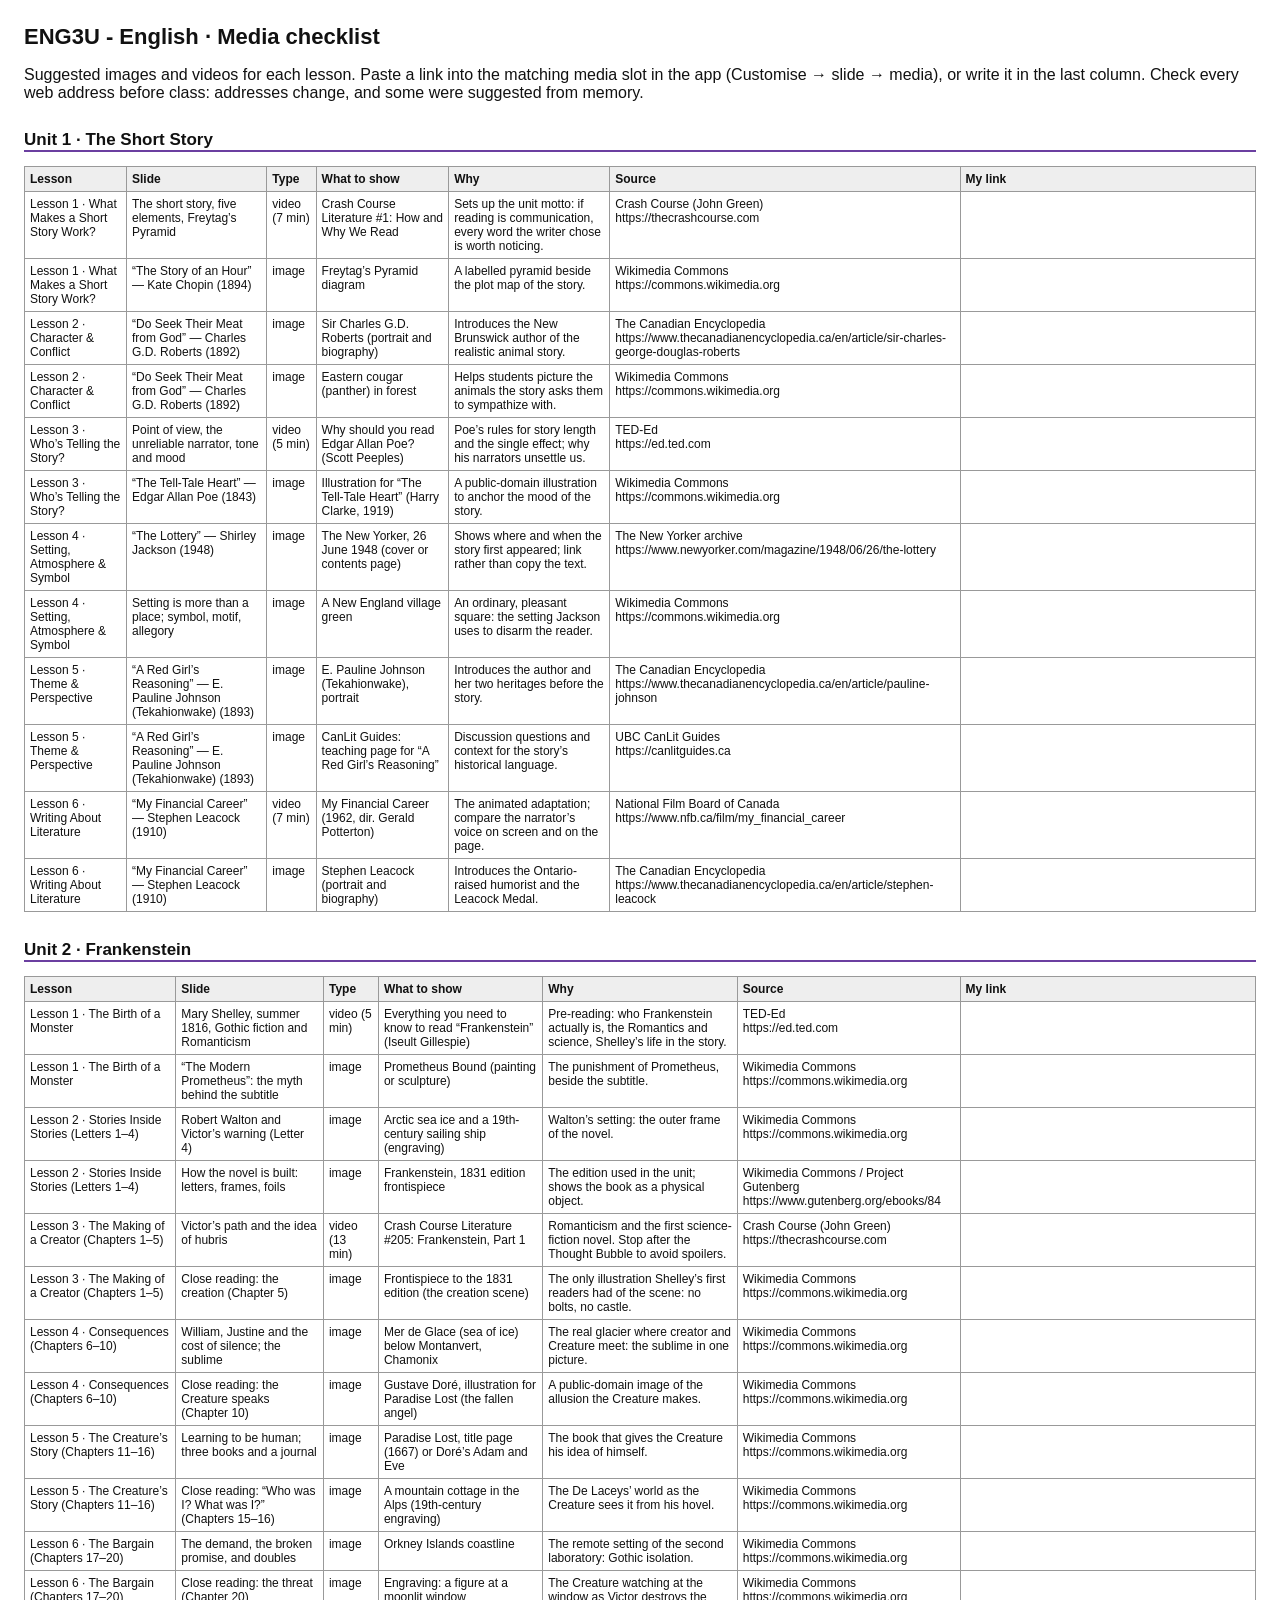
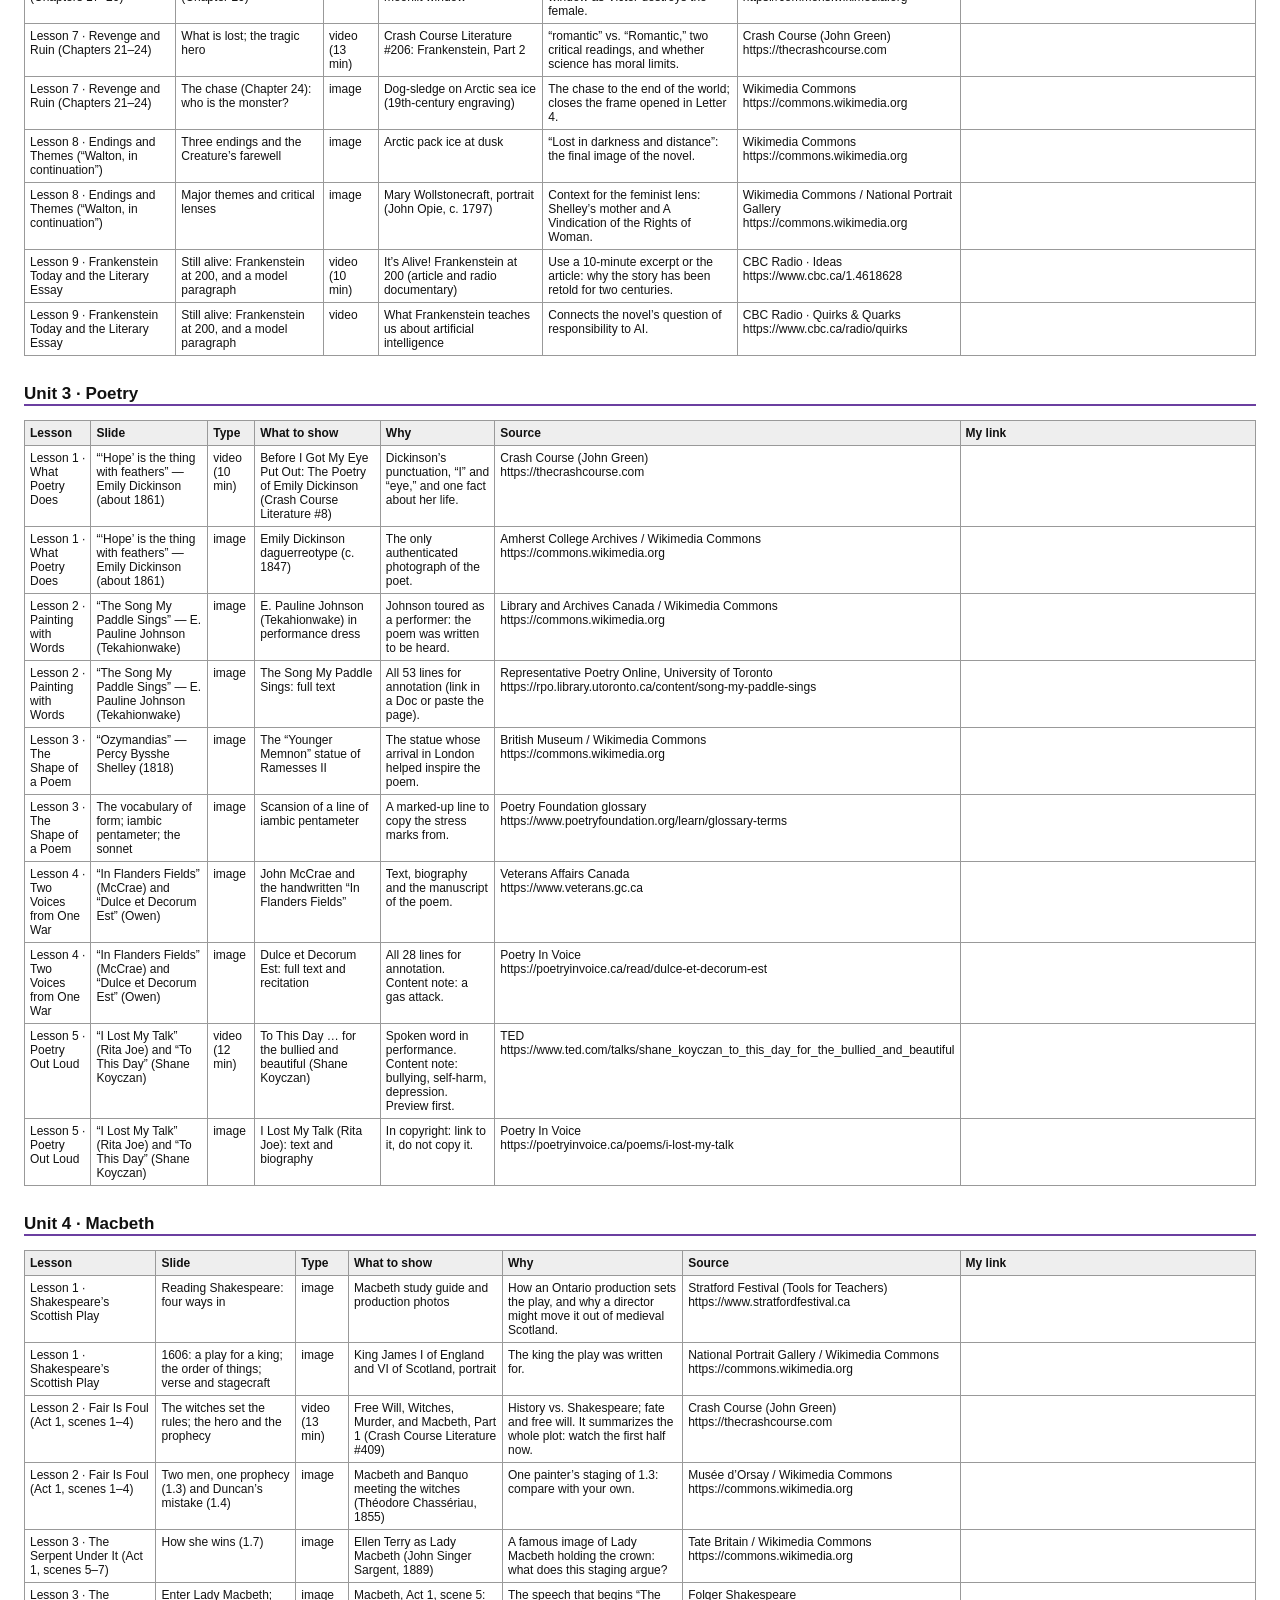
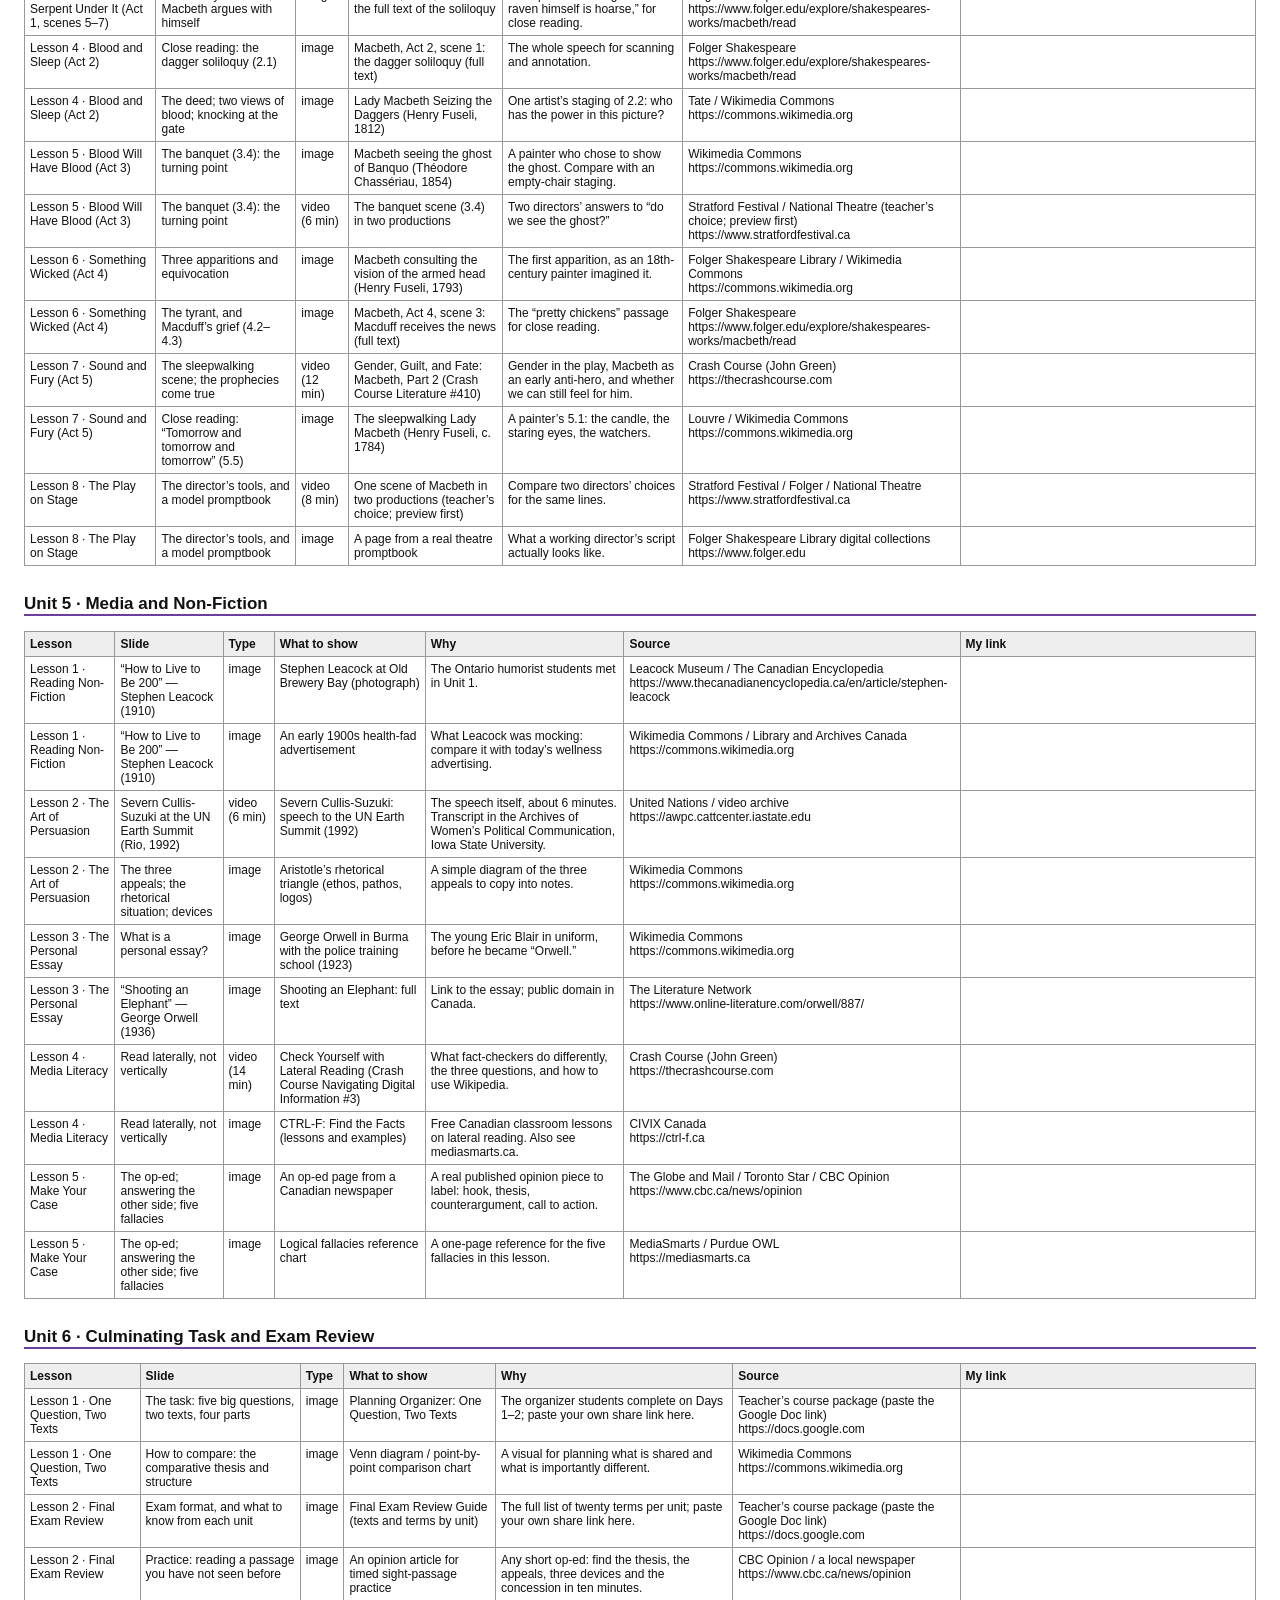
<file: media-guide-eng3u.html>
<!DOCTYPE html><html lang="en"><head><meta charset="utf-8"><title>ENG3U - English · Media checklist</title><style>body{font-family:Arial,Helvetica,sans-serif;margin:24px;color:#111}h1{font-size:22px}h2{font-size:17px;margin-top:28px;border-bottom:2px solid #6b3fa0}table{border-collapse:collapse;width:100%;font-size:12px}th,td{border:1px solid #999;padding:5px;vertical-align:top;text-align:left}th{background:#eee}td.link{width:24%}@media print{h2{page-break-before:auto}tr{page-break-inside:avoid}}</style></head><body><h1>ENG3U - English · Media checklist</h1><p>Suggested images and videos for each lesson. Paste a link into the matching media slot in the app (Customise → slide → media), or write it in the last column. Check every web address before class: addresses change, and some were suggested from memory.</p><h2>Unit 1 · The Short Story</h2><table><tr><th>Lesson</th><th>Slide</th><th>Type</th><th>What to show</th><th>Why</th><th>Source</th><th>My link</th></tr><tr><td>Lesson 1 · What Makes a Short Story Work?</td><td>The short story, five elements, Freytag’s Pyramid</td><td>video (7 min)</td><td>Crash Course Literature #1: How and Why We Read</td><td>Sets up the unit motto: if reading is communication, every word the writer chose is worth noticing.</td><td>Crash Course (John Green)<br>https://thecrashcourse.com</td><td class="link"></td></tr><tr><td>Lesson 1 · What Makes a Short Story Work?</td><td>“The Story of an Hour” — Kate Chopin (1894)</td><td>image</td><td>Freytag’s Pyramid diagram</td><td>A labelled pyramid beside the plot map of the story.</td><td>Wikimedia Commons<br>https://commons.wikimedia.org</td><td class="link"></td></tr><tr><td>Lesson 2 · Character &amp; Conflict</td><td>“Do Seek Their Meat from God” — Charles G.D. Roberts (1892)</td><td>image</td><td>Sir Charles G.D. Roberts (portrait and biography)</td><td>Introduces the New Brunswick author of the realistic animal story.</td><td>The Canadian Encyclopedia<br>https://www.thecanadianencyclopedia.ca/en/article/sir-charles-george-douglas-roberts</td><td class="link"></td></tr><tr><td>Lesson 2 · Character &amp; Conflict</td><td>“Do Seek Their Meat from God” — Charles G.D. Roberts (1892)</td><td>image</td><td>Eastern cougar (panther) in forest</td><td>Helps students picture the animals the story asks them to sympathize with.</td><td>Wikimedia Commons<br>https://commons.wikimedia.org</td><td class="link"></td></tr><tr><td>Lesson 3 · Who’s Telling the Story?</td><td>Point of view, the unreliable narrator, tone and mood</td><td>video (5 min)</td><td>Why should you read Edgar Allan Poe? (Scott Peeples)</td><td>Poe’s rules for story length and the single effect; why his narrators unsettle us.</td><td>TED-Ed<br>https://ed.ted.com</td><td class="link"></td></tr><tr><td>Lesson 3 · Who’s Telling the Story?</td><td>“The Tell-Tale Heart” — Edgar Allan Poe (1843)</td><td>image</td><td>Illustration for “The Tell-Tale Heart” (Harry Clarke, 1919)</td><td>A public-domain illustration to anchor the mood of the story.</td><td>Wikimedia Commons<br>https://commons.wikimedia.org</td><td class="link"></td></tr><tr><td>Lesson 4 · Setting, Atmosphere &amp; Symbol</td><td>“The Lottery” — Shirley Jackson (1948)</td><td>image</td><td>The New Yorker, 26 June 1948 (cover or contents page)</td><td>Shows where and when the story first appeared; link rather than copy the text.</td><td>The New Yorker archive<br>https://www.newyorker.com/magazine/1948/06/26/the-lottery</td><td class="link"></td></tr><tr><td>Lesson 4 · Setting, Atmosphere &amp; Symbol</td><td>Setting is more than a place; symbol, motif, allegory</td><td>image</td><td>A New England village green</td><td>An ordinary, pleasant square: the setting Jackson uses to disarm the reader.</td><td>Wikimedia Commons<br>https://commons.wikimedia.org</td><td class="link"></td></tr><tr><td>Lesson 5 · Theme &amp; Perspective</td><td>“A Red Girl’s Reasoning” — E. Pauline Johnson (Tekahionwake) (1893)</td><td>image</td><td>E. Pauline Johnson (Tekahionwake), portrait</td><td>Introduces the author and her two heritages before the story.</td><td>The Canadian Encyclopedia<br>https://www.thecanadianencyclopedia.ca/en/article/pauline-johnson</td><td class="link"></td></tr><tr><td>Lesson 5 · Theme &amp; Perspective</td><td>“A Red Girl’s Reasoning” — E. Pauline Johnson (Tekahionwake) (1893)</td><td>image</td><td>CanLit Guides: teaching page for “A Red Girl’s Reasoning”</td><td>Discussion questions and context for the story’s historical language.</td><td>UBC CanLit Guides<br>https://canlitguides.ca</td><td class="link"></td></tr><tr><td>Lesson 6 · Writing About Literature</td><td>“My Financial Career” — Stephen Leacock (1910)</td><td>video (7 min)</td><td>My Financial Career (1962, dir. Gerald Potterton)</td><td>The animated adaptation; compare the narrator’s voice on screen and on the page.</td><td>National Film Board of Canada<br>https://www.nfb.ca/film/my_financial_career</td><td class="link"></td></tr><tr><td>Lesson 6 · Writing About Literature</td><td>“My Financial Career” — Stephen Leacock (1910)</td><td>image</td><td>Stephen Leacock (portrait and biography)</td><td>Introduces the Ontario-raised humorist and the Leacock Medal.</td><td>The Canadian Encyclopedia<br>https://www.thecanadianencyclopedia.ca/en/article/stephen-leacock</td><td class="link"></td></tr></table><h2>Unit 2 · Frankenstein</h2><table><tr><th>Lesson</th><th>Slide</th><th>Type</th><th>What to show</th><th>Why</th><th>Source</th><th>My link</th></tr><tr><td>Lesson 1 · The Birth of a Monster</td><td>Mary Shelley, summer 1816, Gothic fiction and Romanticism</td><td>video (5 min)</td><td>Everything you need to know to read “Frankenstein” (Iseult Gillespie)</td><td>Pre-reading: who Frankenstein actually is, the Romantics and science, Shelley’s life in the story.</td><td>TED-Ed<br>https://ed.ted.com</td><td class="link"></td></tr><tr><td>Lesson 1 · The Birth of a Monster</td><td>“The Modern Prometheus”: the myth behind the subtitle</td><td>image</td><td>Prometheus Bound (painting or sculpture)</td><td>The punishment of Prometheus, beside the subtitle.</td><td>Wikimedia Commons<br>https://commons.wikimedia.org</td><td class="link"></td></tr><tr><td>Lesson 2 · Stories Inside Stories (Letters 1–4)</td><td>Robert Walton and Victor’s warning (Letter 4)</td><td>image</td><td>Arctic sea ice and a 19th-century sailing ship (engraving)</td><td>Walton’s setting: the outer frame of the novel.</td><td>Wikimedia Commons<br>https://commons.wikimedia.org</td><td class="link"></td></tr><tr><td>Lesson 2 · Stories Inside Stories (Letters 1–4)</td><td>How the novel is built: letters, frames, foils</td><td>image</td><td>Frankenstein, 1831 edition frontispiece</td><td>The edition used in the unit; shows the book as a physical object.</td><td>Wikimedia Commons / Project Gutenberg<br>https://www.gutenberg.org/ebooks/84</td><td class="link"></td></tr><tr><td>Lesson 3 · The Making of a Creator (Chapters 1–5)</td><td>Victor’s path and the idea of hubris</td><td>video (13 min)</td><td>Crash Course Literature #205: Frankenstein, Part 1</td><td>Romanticism and the first science-fiction novel. Stop after the Thought Bubble to avoid spoilers.</td><td>Crash Course (John Green)<br>https://thecrashcourse.com</td><td class="link"></td></tr><tr><td>Lesson 3 · The Making of a Creator (Chapters 1–5)</td><td>Close reading: the creation (Chapter 5)</td><td>image</td><td>Frontispiece to the 1831 edition (the creation scene)</td><td>The only illustration Shelley’s first readers had of the scene: no bolts, no castle.</td><td>Wikimedia Commons<br>https://commons.wikimedia.org</td><td class="link"></td></tr><tr><td>Lesson 4 · Consequences (Chapters 6–10)</td><td>William, Justine and the cost of silence; the sublime</td><td>image</td><td>Mer de Glace (sea of ice) below Montanvert, Chamonix</td><td>The real glacier where creator and Creature meet: the sublime in one picture.</td><td>Wikimedia Commons<br>https://commons.wikimedia.org</td><td class="link"></td></tr><tr><td>Lesson 4 · Consequences (Chapters 6–10)</td><td>Close reading: the Creature speaks (Chapter 10)</td><td>image</td><td>Gustave Doré, illustration for Paradise Lost (the fallen angel)</td><td>A public-domain image of the allusion the Creature makes.</td><td>Wikimedia Commons<br>https://commons.wikimedia.org</td><td class="link"></td></tr><tr><td>Lesson 5 · The Creature’s Story (Chapters 11–16)</td><td>Learning to be human; three books and a journal</td><td>image</td><td>Paradise Lost, title page (1667) or Doré’s Adam and Eve</td><td>The book that gives the Creature his idea of himself.</td><td>Wikimedia Commons<br>https://commons.wikimedia.org</td><td class="link"></td></tr><tr><td>Lesson 5 · The Creature’s Story (Chapters 11–16)</td><td>Close reading: “Who was I? What was I?” (Chapters 15–16)</td><td>image</td><td>A mountain cottage in the Alps (19th-century engraving)</td><td>The De Laceys’ world as the Creature sees it from his hovel.</td><td>Wikimedia Commons<br>https://commons.wikimedia.org</td><td class="link"></td></tr><tr><td>Lesson 6 · The Bargain (Chapters 17–20)</td><td>The demand, the broken promise, and doubles</td><td>image</td><td>Orkney Islands coastline</td><td>The remote setting of the second laboratory: Gothic isolation.</td><td>Wikimedia Commons<br>https://commons.wikimedia.org</td><td class="link"></td></tr><tr><td>Lesson 6 · The Bargain (Chapters 17–20)</td><td>Close reading: the threat (Chapter 20)</td><td>image</td><td>Engraving: a figure at a moonlit window</td><td>The Creature watching at the window as Victor destroys the female.</td><td>Wikimedia Commons<br>https://commons.wikimedia.org</td><td class="link"></td></tr><tr><td>Lesson 7 · Revenge and Ruin (Chapters 21–24)</td><td>What is lost; the tragic hero</td><td>video (13 min)</td><td>Crash Course Literature #206: Frankenstein, Part 2</td><td>“romantic” vs. “Romantic,” two critical readings, and whether science has moral limits.</td><td>Crash Course (John Green)<br>https://thecrashcourse.com</td><td class="link"></td></tr><tr><td>Lesson 7 · Revenge and Ruin (Chapters 21–24)</td><td>The chase (Chapter 24): who is the monster?</td><td>image</td><td>Dog-sledge on Arctic sea ice (19th-century engraving)</td><td>The chase to the end of the world; closes the frame opened in Letter 4.</td><td>Wikimedia Commons<br>https://commons.wikimedia.org</td><td class="link"></td></tr><tr><td>Lesson 8 · Endings and Themes (“Walton, in continuation”)</td><td>Three endings and the Creature’s farewell</td><td>image</td><td>Arctic pack ice at dusk</td><td>“Lost in darkness and distance”: the final image of the novel.</td><td>Wikimedia Commons<br>https://commons.wikimedia.org</td><td class="link"></td></tr><tr><td>Lesson 8 · Endings and Themes (“Walton, in continuation”)</td><td>Major themes and critical lenses</td><td>image</td><td>Mary Wollstonecraft, portrait (John Opie, c. 1797)</td><td>Context for the feminist lens: Shelley’s mother and A Vindication of the Rights of Woman.</td><td>Wikimedia Commons / National Portrait Gallery<br>https://commons.wikimedia.org</td><td class="link"></td></tr><tr><td>Lesson 9 · Frankenstein Today and the Literary Essay</td><td>Still alive: Frankenstein at 200, and a model paragraph</td><td>video (10 min)</td><td>It’s Alive! Frankenstein at 200 (article and radio documentary)</td><td>Use a 10-minute excerpt or the article: why the story has been retold for two centuries.</td><td>CBC Radio · Ideas<br>https://www.cbc.ca/1.4618628</td><td class="link"></td></tr><tr><td>Lesson 9 · Frankenstein Today and the Literary Essay</td><td>Still alive: Frankenstein at 200, and a model paragraph</td><td>video</td><td>What Frankenstein teaches us about artificial intelligence</td><td>Connects the novel’s question of responsibility to AI.</td><td>CBC Radio · Quirks &amp; Quarks<br>https://www.cbc.ca/radio/quirks</td><td class="link"></td></tr></table><h2>Unit 3 · Poetry</h2><table><tr><th>Lesson</th><th>Slide</th><th>Type</th><th>What to show</th><th>Why</th><th>Source</th><th>My link</th></tr><tr><td>Lesson 1 · What Poetry Does</td><td>“‘Hope’ is the thing with feathers” — Emily Dickinson (about 1861)</td><td>video (10 min)</td><td>Before I Got My Eye Put Out: The Poetry of Emily Dickinson (Crash Course Literature #8)</td><td>Dickinson’s punctuation, “I” and “eye,” and one fact about her life.</td><td>Crash Course (John Green)<br>https://thecrashcourse.com</td><td class="link"></td></tr><tr><td>Lesson 1 · What Poetry Does</td><td>“‘Hope’ is the thing with feathers” — Emily Dickinson (about 1861)</td><td>image</td><td>Emily Dickinson daguerreotype (c. 1847)</td><td>The only authenticated photograph of the poet.</td><td>Amherst College Archives / Wikimedia Commons<br>https://commons.wikimedia.org</td><td class="link"></td></tr><tr><td>Lesson 2 · Painting with Words</td><td>“The Song My Paddle Sings” — E. Pauline Johnson (Tekahionwake)</td><td>image</td><td>E. Pauline Johnson (Tekahionwake) in performance dress</td><td>Johnson toured as a performer: the poem was written to be heard.</td><td>Library and Archives Canada / Wikimedia Commons<br>https://commons.wikimedia.org</td><td class="link"></td></tr><tr><td>Lesson 2 · Painting with Words</td><td>“The Song My Paddle Sings” — E. Pauline Johnson (Tekahionwake)</td><td>image</td><td>The Song My Paddle Sings: full text</td><td>All 53 lines for annotation (link in a Doc or paste the page).</td><td>Representative Poetry Online, University of Toronto<br>https://rpo.library.utoronto.ca/content/song-my-paddle-sings</td><td class="link"></td></tr><tr><td>Lesson 3 · The Shape of a Poem</td><td>“Ozymandias” — Percy Bysshe Shelley (1818)</td><td>image</td><td>The “Younger Memnon” statue of Ramesses II</td><td>The statue whose arrival in London helped inspire the poem.</td><td>British Museum / Wikimedia Commons<br>https://commons.wikimedia.org</td><td class="link"></td></tr><tr><td>Lesson 3 · The Shape of a Poem</td><td>The vocabulary of form; iambic pentameter; the sonnet</td><td>image</td><td>Scansion of a line of iambic pentameter</td><td>A marked-up line to copy the stress marks from.</td><td>Poetry Foundation glossary<br>https://www.poetryfoundation.org/learn/glossary-terms</td><td class="link"></td></tr><tr><td>Lesson 4 · Two Voices from One War</td><td>“In Flanders Fields” (McCrae) and “Dulce et Decorum Est” (Owen)</td><td>image</td><td>John McCrae and the handwritten “In Flanders Fields”</td><td>Text, biography and the manuscript of the poem.</td><td>Veterans Affairs Canada<br>https://www.veterans.gc.ca</td><td class="link"></td></tr><tr><td>Lesson 4 · Two Voices from One War</td><td>“In Flanders Fields” (McCrae) and “Dulce et Decorum Est” (Owen)</td><td>image</td><td>Dulce et Decorum Est: full text and recitation</td><td>All 28 lines for annotation. Content note: a gas attack.</td><td>Poetry In Voice<br>https://poetryinvoice.ca/read/dulce-et-decorum-est</td><td class="link"></td></tr><tr><td>Lesson 5 · Poetry Out Loud</td><td>“I Lost My Talk” (Rita Joe) and “To This Day” (Shane Koyczan)</td><td>video (12 min)</td><td>To This Day … for the bullied and beautiful (Shane Koyczan)</td><td>Spoken word in performance. Content note: bullying, self-harm, depression. Preview first.</td><td>TED<br>https://www.ted.com/talks/shane_koyczan_to_this_day_for_the_bullied_and_beautiful</td><td class="link"></td></tr><tr><td>Lesson 5 · Poetry Out Loud</td><td>“I Lost My Talk” (Rita Joe) and “To This Day” (Shane Koyczan)</td><td>image</td><td>I Lost My Talk (Rita Joe): text and biography</td><td>In copyright: link to it, do not copy it.</td><td>Poetry In Voice<br>https://poetryinvoice.ca/poems/i-lost-my-talk</td><td class="link"></td></tr></table><h2>Unit 4 · Macbeth</h2><table><tr><th>Lesson</th><th>Slide</th><th>Type</th><th>What to show</th><th>Why</th><th>Source</th><th>My link</th></tr><tr><td>Lesson 1 · Shakespeare’s Scottish Play</td><td>Reading Shakespeare: four ways in</td><td>image</td><td>Macbeth study guide and production photos</td><td>How an Ontario production sets the play, and why a director might move it out of medieval Scotland.</td><td>Stratford Festival (Tools for Teachers)<br>https://www.stratfordfestival.ca</td><td class="link"></td></tr><tr><td>Lesson 1 · Shakespeare’s Scottish Play</td><td>1606: a play for a king; the order of things; verse and stagecraft</td><td>image</td><td>King James I of England and VI of Scotland, portrait</td><td>The king the play was written for.</td><td>National Portrait Gallery / Wikimedia Commons<br>https://commons.wikimedia.org</td><td class="link"></td></tr><tr><td>Lesson 2 · Fair Is Foul (Act 1, scenes 1–4)</td><td>The witches set the rules; the hero and the prophecy</td><td>video (13 min)</td><td>Free Will, Witches, Murder, and Macbeth, Part 1 (Crash Course Literature #409)</td><td>History vs. Shakespeare; fate and free will. It summarizes the whole plot: watch the first half now.</td><td>Crash Course (John Green)<br>https://thecrashcourse.com</td><td class="link"></td></tr><tr><td>Lesson 2 · Fair Is Foul (Act 1, scenes 1–4)</td><td>Two men, one prophecy (1.3) and Duncan’s mistake (1.4)</td><td>image</td><td>Macbeth and Banquo meeting the witches (Théodore Chassériau, 1855)</td><td>One painter’s staging of 1.3: compare with your own.</td><td>Musée d’Orsay / Wikimedia Commons<br>https://commons.wikimedia.org</td><td class="link"></td></tr><tr><td>Lesson 3 · The Serpent Under It (Act 1, scenes 5–7)</td><td>How she wins (1.7)</td><td>image</td><td>Ellen Terry as Lady Macbeth (John Singer Sargent, 1889)</td><td>A famous image of Lady Macbeth holding the crown: what does this staging argue?</td><td>Tate Britain / Wikimedia Commons<br>https://commons.wikimedia.org</td><td class="link"></td></tr><tr><td>Lesson 3 · The Serpent Under It (Act 1, scenes 5–7)</td><td>Enter Lady Macbeth; Macbeth argues with himself</td><td>image</td><td>Macbeth, Act 1, scene 5: the full text of the soliloquy</td><td>The speech that begins “The raven himself is hoarse,” for close reading.</td><td>Folger Shakespeare<br>https://www.folger.edu/explore/shakespeares-works/macbeth/read</td><td class="link"></td></tr><tr><td>Lesson 4 · Blood and Sleep (Act 2)</td><td>Close reading: the dagger soliloquy (2.1)</td><td>image</td><td>Macbeth, Act 2, scene 1: the dagger soliloquy (full text)</td><td>The whole speech for scanning and annotation.</td><td>Folger Shakespeare<br>https://www.folger.edu/explore/shakespeares-works/macbeth/read</td><td class="link"></td></tr><tr><td>Lesson 4 · Blood and Sleep (Act 2)</td><td>The deed; two views of blood; knocking at the gate</td><td>image</td><td>Lady Macbeth Seizing the Daggers (Henry Fuseli, 1812)</td><td>One artist’s staging of 2.2: who has the power in this picture?</td><td>Tate / Wikimedia Commons<br>https://commons.wikimedia.org</td><td class="link"></td></tr><tr><td>Lesson 5 · Blood Will Have Blood (Act 3)</td><td>The banquet (3.4): the turning point</td><td>image</td><td>Macbeth seeing the ghost of Banquo (Théodore Chassériau, 1854)</td><td>A painter who chose to show the ghost. Compare with an empty-chair staging.</td><td>Wikimedia Commons<br>https://commons.wikimedia.org</td><td class="link"></td></tr><tr><td>Lesson 5 · Blood Will Have Blood (Act 3)</td><td>The banquet (3.4): the turning point</td><td>video (6 min)</td><td>The banquet scene (3.4) in two productions</td><td>Two directors’ answers to “do we see the ghost?”</td><td>Stratford Festival / National Theatre (teacher’s choice; preview first)<br>https://www.stratfordfestival.ca</td><td class="link"></td></tr><tr><td>Lesson 6 · Something Wicked (Act 4)</td><td>Three apparitions and equivocation</td><td>image</td><td>Macbeth consulting the vision of the armed head (Henry Fuseli, 1793)</td><td>The first apparition, as an 18th-century painter imagined it.</td><td>Folger Shakespeare Library / Wikimedia Commons<br>https://commons.wikimedia.org</td><td class="link"></td></tr><tr><td>Lesson 6 · Something Wicked (Act 4)</td><td>The tyrant, and Macduff’s grief (4.2–4.3)</td><td>image</td><td>Macbeth, Act 4, scene 3: Macduff receives the news (full text)</td><td>The “pretty chickens” passage for close reading.</td><td>Folger Shakespeare<br>https://www.folger.edu/explore/shakespeares-works/macbeth/read</td><td class="link"></td></tr><tr><td>Lesson 7 · Sound and Fury (Act 5)</td><td>The sleepwalking scene; the prophecies come true</td><td>video (12 min)</td><td>Gender, Guilt, and Fate: Macbeth, Part 2 (Crash Course Literature #410)</td><td>Gender in the play, Macbeth as an early anti-hero, and whether we can still feel for him.</td><td>Crash Course (John Green)<br>https://thecrashcourse.com</td><td class="link"></td></tr><tr><td>Lesson 7 · Sound and Fury (Act 5)</td><td>Close reading: “Tomorrow and tomorrow and tomorrow” (5.5)</td><td>image</td><td>The sleepwalking Lady Macbeth (Henry Fuseli, c. 1784)</td><td>A painter’s 5.1: the candle, the staring eyes, the watchers.</td><td>Louvre / Wikimedia Commons<br>https://commons.wikimedia.org</td><td class="link"></td></tr><tr><td>Lesson 8 · The Play on Stage</td><td>The director’s tools, and a model promptbook</td><td>video (8 min)</td><td>One scene of Macbeth in two productions (teacher’s choice; preview first)</td><td>Compare two directors’ choices for the same lines.</td><td>Stratford Festival / Folger / National Theatre<br>https://www.stratfordfestival.ca</td><td class="link"></td></tr><tr><td>Lesson 8 · The Play on Stage</td><td>The director’s tools, and a model promptbook</td><td>image</td><td>A page from a real theatre promptbook</td><td>What a working director’s script actually looks like.</td><td>Folger Shakespeare Library digital collections<br>https://www.folger.edu</td><td class="link"></td></tr></table><h2>Unit 5 · Media and Non-Fiction</h2><table><tr><th>Lesson</th><th>Slide</th><th>Type</th><th>What to show</th><th>Why</th><th>Source</th><th>My link</th></tr><tr><td>Lesson 1 · Reading Non-Fiction</td><td>“How to Live to Be 200” — Stephen Leacock (1910)</td><td>image</td><td>Stephen Leacock at Old Brewery Bay (photograph)</td><td>The Ontario humorist students met in Unit 1.</td><td>Leacock Museum / The Canadian Encyclopedia<br>https://www.thecanadianencyclopedia.ca/en/article/stephen-leacock</td><td class="link"></td></tr><tr><td>Lesson 1 · Reading Non-Fiction</td><td>“How to Live to Be 200” — Stephen Leacock (1910)</td><td>image</td><td>An early 1900s health-fad advertisement</td><td>What Leacock was mocking: compare it with today’s wellness advertising.</td><td>Wikimedia Commons / Library and Archives Canada<br>https://commons.wikimedia.org</td><td class="link"></td></tr><tr><td>Lesson 2 · The Art of Persuasion</td><td>Severn Cullis-Suzuki at the UN Earth Summit (Rio, 1992)</td><td>video (6 min)</td><td>Severn Cullis-Suzuki: speech to the UN Earth Summit (1992)</td><td>The speech itself, about 6 minutes. Transcript in the Archives of Women’s Political Communication, Iowa State University.</td><td>United Nations / video archive<br>https://awpc.cattcenter.iastate.edu</td><td class="link"></td></tr><tr><td>Lesson 2 · The Art of Persuasion</td><td>The three appeals; the rhetorical situation; devices</td><td>image</td><td>Aristotle’s rhetorical triangle (ethos, pathos, logos)</td><td>A simple diagram of the three appeals to copy into notes.</td><td>Wikimedia Commons<br>https://commons.wikimedia.org</td><td class="link"></td></tr><tr><td>Lesson 3 · The Personal Essay</td><td>What is a personal essay?</td><td>image</td><td>George Orwell in Burma with the police training school (1923)</td><td>The young Eric Blair in uniform, before he became “Orwell.”</td><td>Wikimedia Commons<br>https://commons.wikimedia.org</td><td class="link"></td></tr><tr><td>Lesson 3 · The Personal Essay</td><td>“Shooting an Elephant” — George Orwell (1936)</td><td>image</td><td>Shooting an Elephant: full text</td><td>Link to the essay; public domain in Canada.</td><td>The Literature Network<br>https://www.online-literature.com/orwell/887/</td><td class="link"></td></tr><tr><td>Lesson 4 · Media Literacy</td><td>Read laterally, not vertically</td><td>video (14 min)</td><td>Check Yourself with Lateral Reading (Crash Course Navigating Digital Information #3)</td><td>What fact-checkers do differently, the three questions, and how to use Wikipedia.</td><td>Crash Course (John Green)<br>https://thecrashcourse.com</td><td class="link"></td></tr><tr><td>Lesson 4 · Media Literacy</td><td>Read laterally, not vertically</td><td>image</td><td>CTRL-F: Find the Facts (lessons and examples)</td><td>Free Canadian classroom lessons on lateral reading. Also see mediasmarts.ca.</td><td>CIVIX Canada<br>https://ctrl-f.ca</td><td class="link"></td></tr><tr><td>Lesson 5 · Make Your Case</td><td>The op-ed; answering the other side; five fallacies</td><td>image</td><td>An op-ed page from a Canadian newspaper</td><td>A real published opinion piece to label: hook, thesis, counterargument, call to action.</td><td>The Globe and Mail / Toronto Star / CBC Opinion<br>https://www.cbc.ca/news/opinion</td><td class="link"></td></tr><tr><td>Lesson 5 · Make Your Case</td><td>The op-ed; answering the other side; five fallacies</td><td>image</td><td>Logical fallacies reference chart</td><td>A one-page reference for the five fallacies in this lesson.</td><td>MediaSmarts / Purdue OWL<br>https://mediasmarts.ca</td><td class="link"></td></tr></table><h2>Unit 6 · Culminating Task and Exam Review</h2><table><tr><th>Lesson</th><th>Slide</th><th>Type</th><th>What to show</th><th>Why</th><th>Source</th><th>My link</th></tr><tr><td>Lesson 1 · One Question, Two Texts</td><td>The task: five big questions, two texts, four parts</td><td>image</td><td>Planning Organizer: One Question, Two Texts</td><td>The organizer students complete on Days 1–2; paste your own share link here.</td><td>Teacher’s course package (paste the Google Doc link)<br>https://docs.google.com</td><td class="link"></td></tr><tr><td>Lesson 1 · One Question, Two Texts</td><td>How to compare: the comparative thesis and structure</td><td>image</td><td>Venn diagram / point-by-point comparison chart</td><td>A visual for planning what is shared and what is importantly different.</td><td>Wikimedia Commons<br>https://commons.wikimedia.org</td><td class="link"></td></tr><tr><td>Lesson 2 · Final Exam Review</td><td>Exam format, and what to know from each unit</td><td>image</td><td>Final Exam Review Guide (texts and terms by unit)</td><td>The full list of twenty terms per unit; paste your own share link here.</td><td>Teacher’s course package (paste the Google Doc link)<br>https://docs.google.com</td><td class="link"></td></tr><tr><td>Lesson 2 · Final Exam Review</td><td>Practice: reading a passage you have not seen before</td><td>image</td><td>An opinion article for timed sight-passage practice</td><td>Any short op-ed: find the thesis, the appeals, three devices and the concession in ten minutes.</td><td>CBC Opinion / a local newspaper<br>https://www.cbc.ca/news/opinion</td><td class="link"></td></tr></table></body></html>
</file>
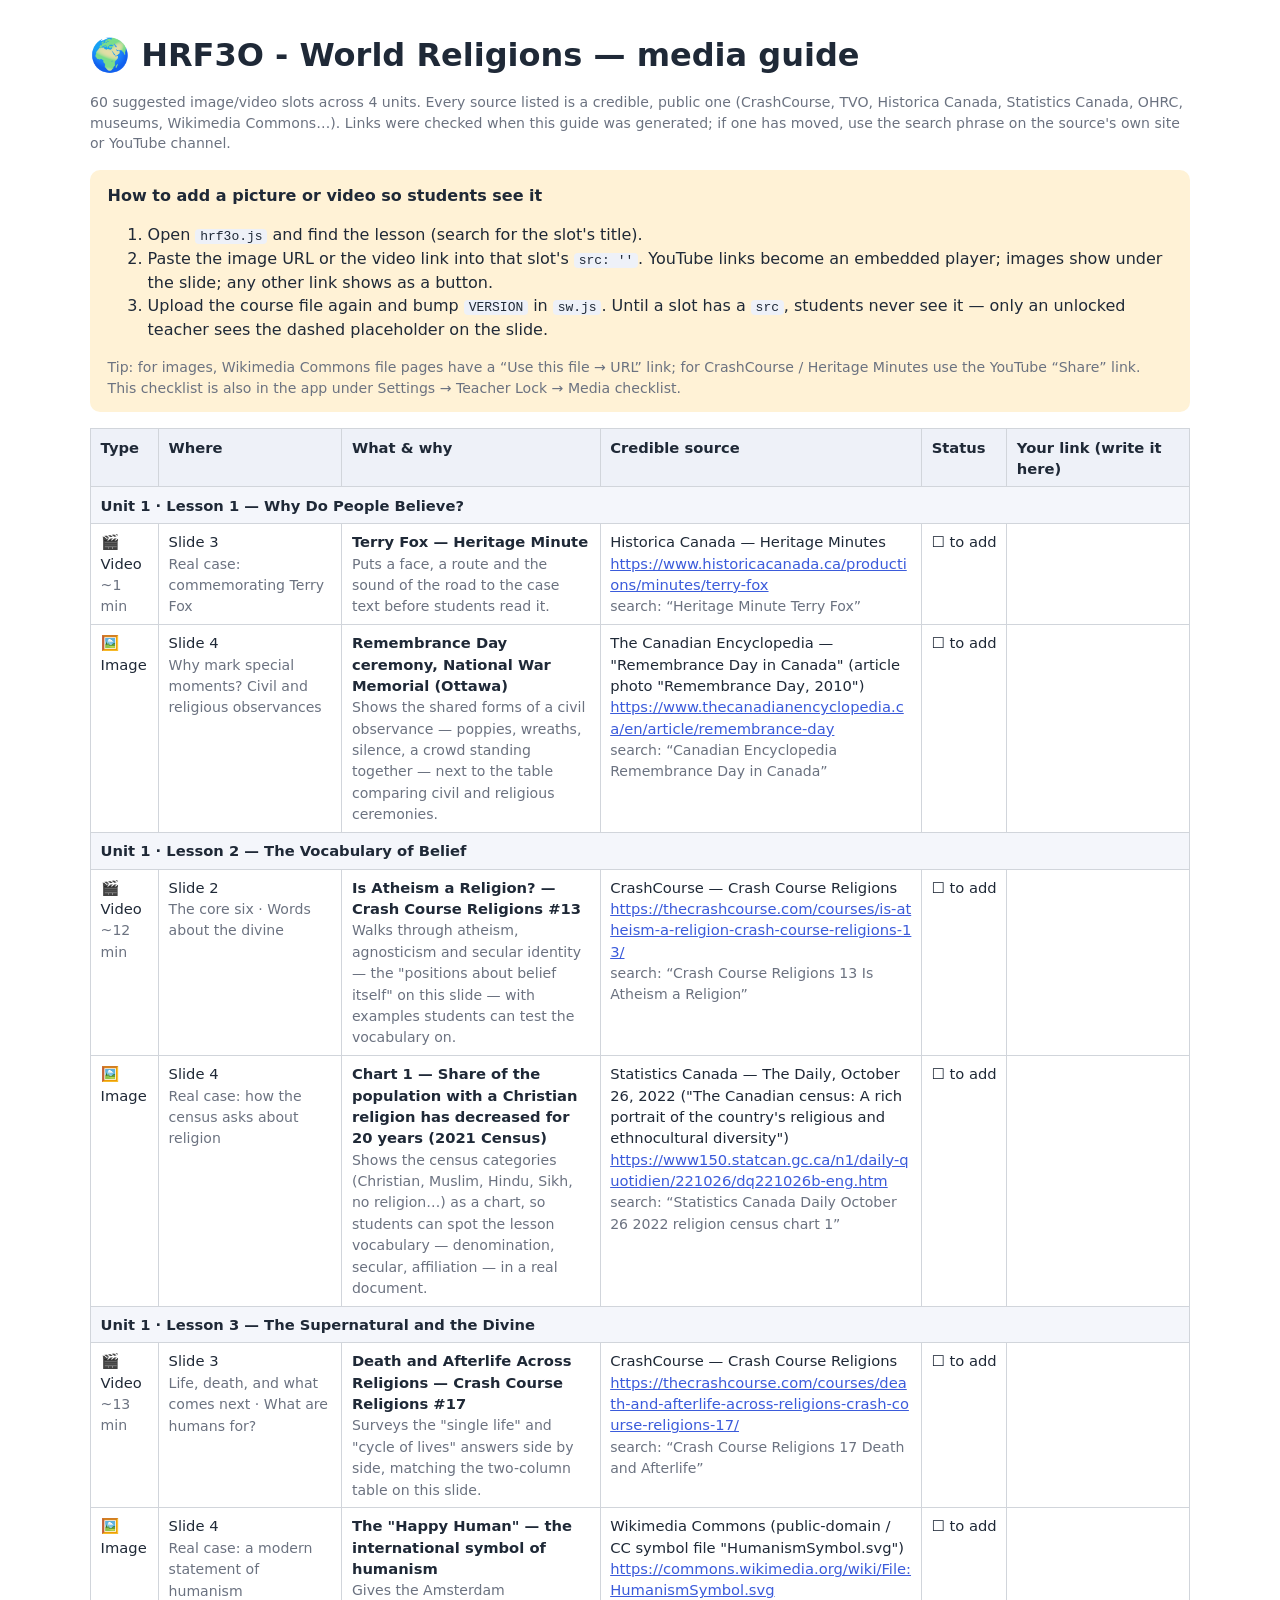
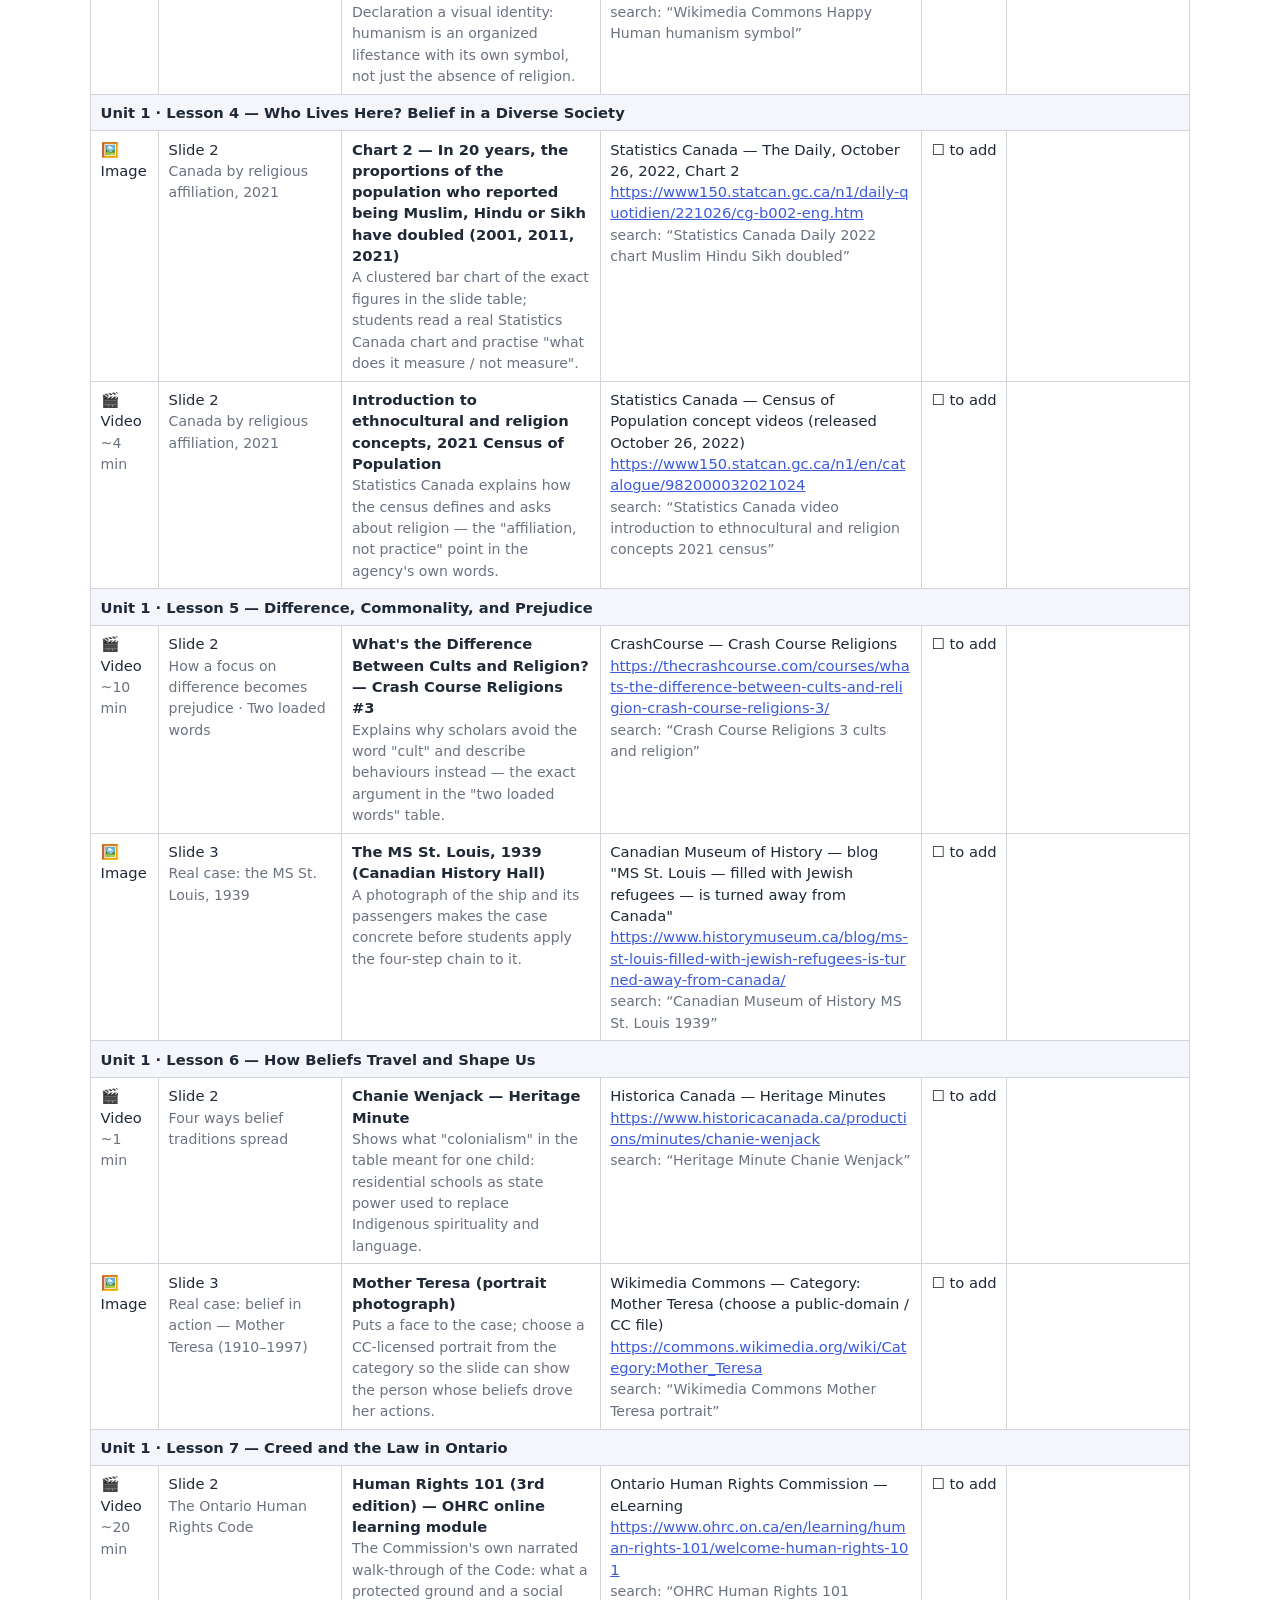
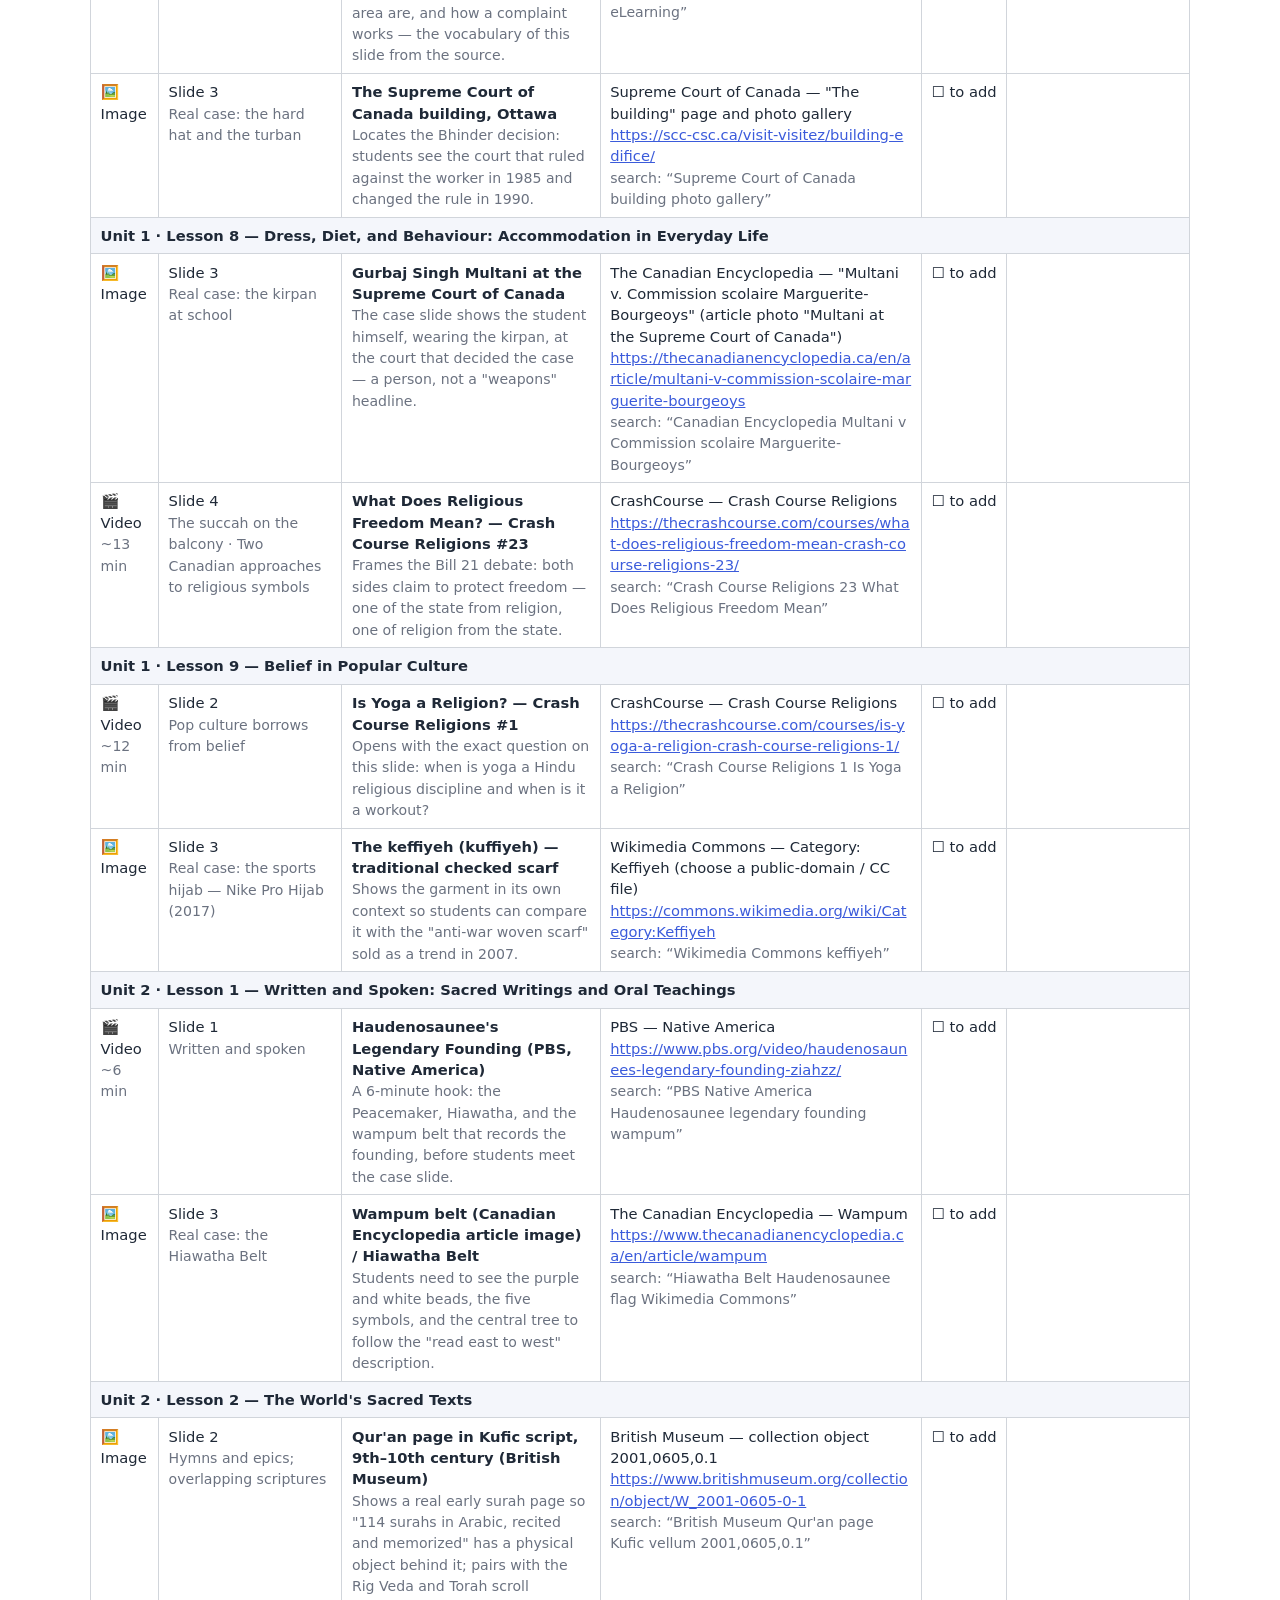
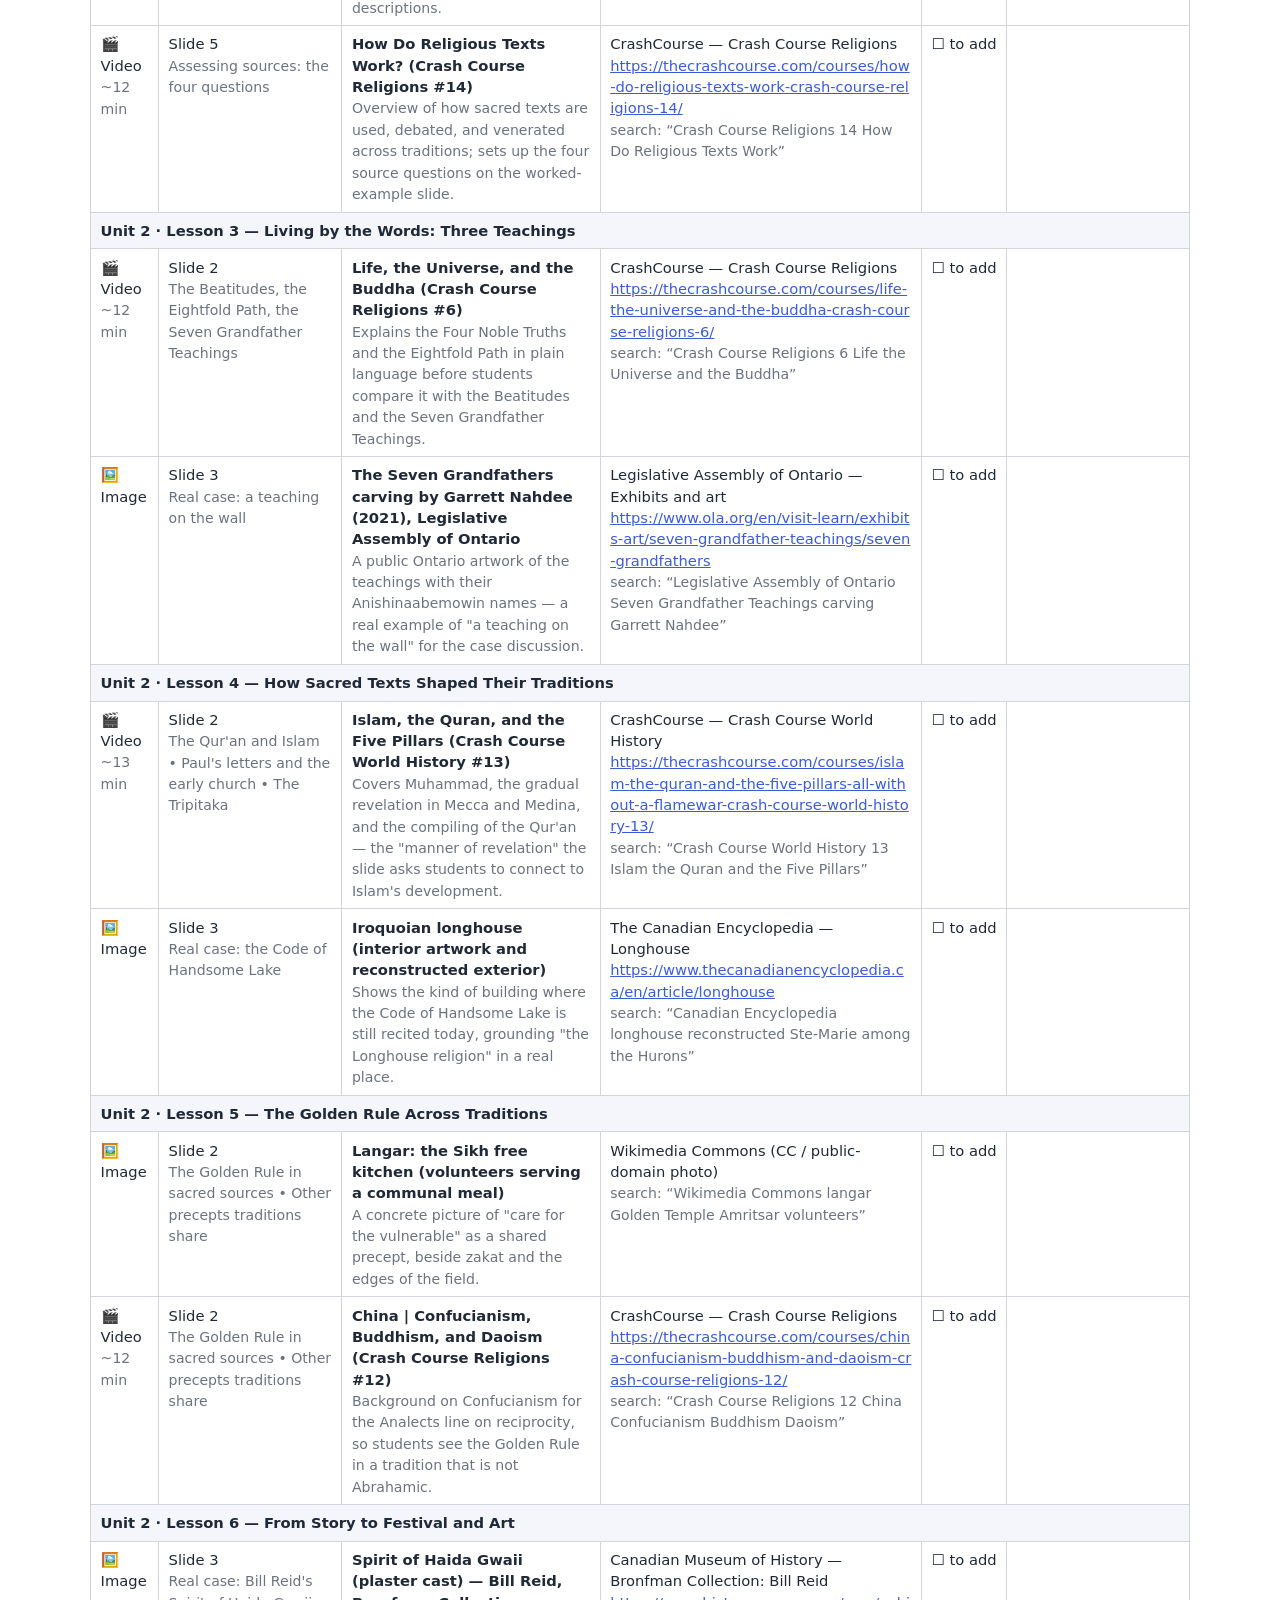
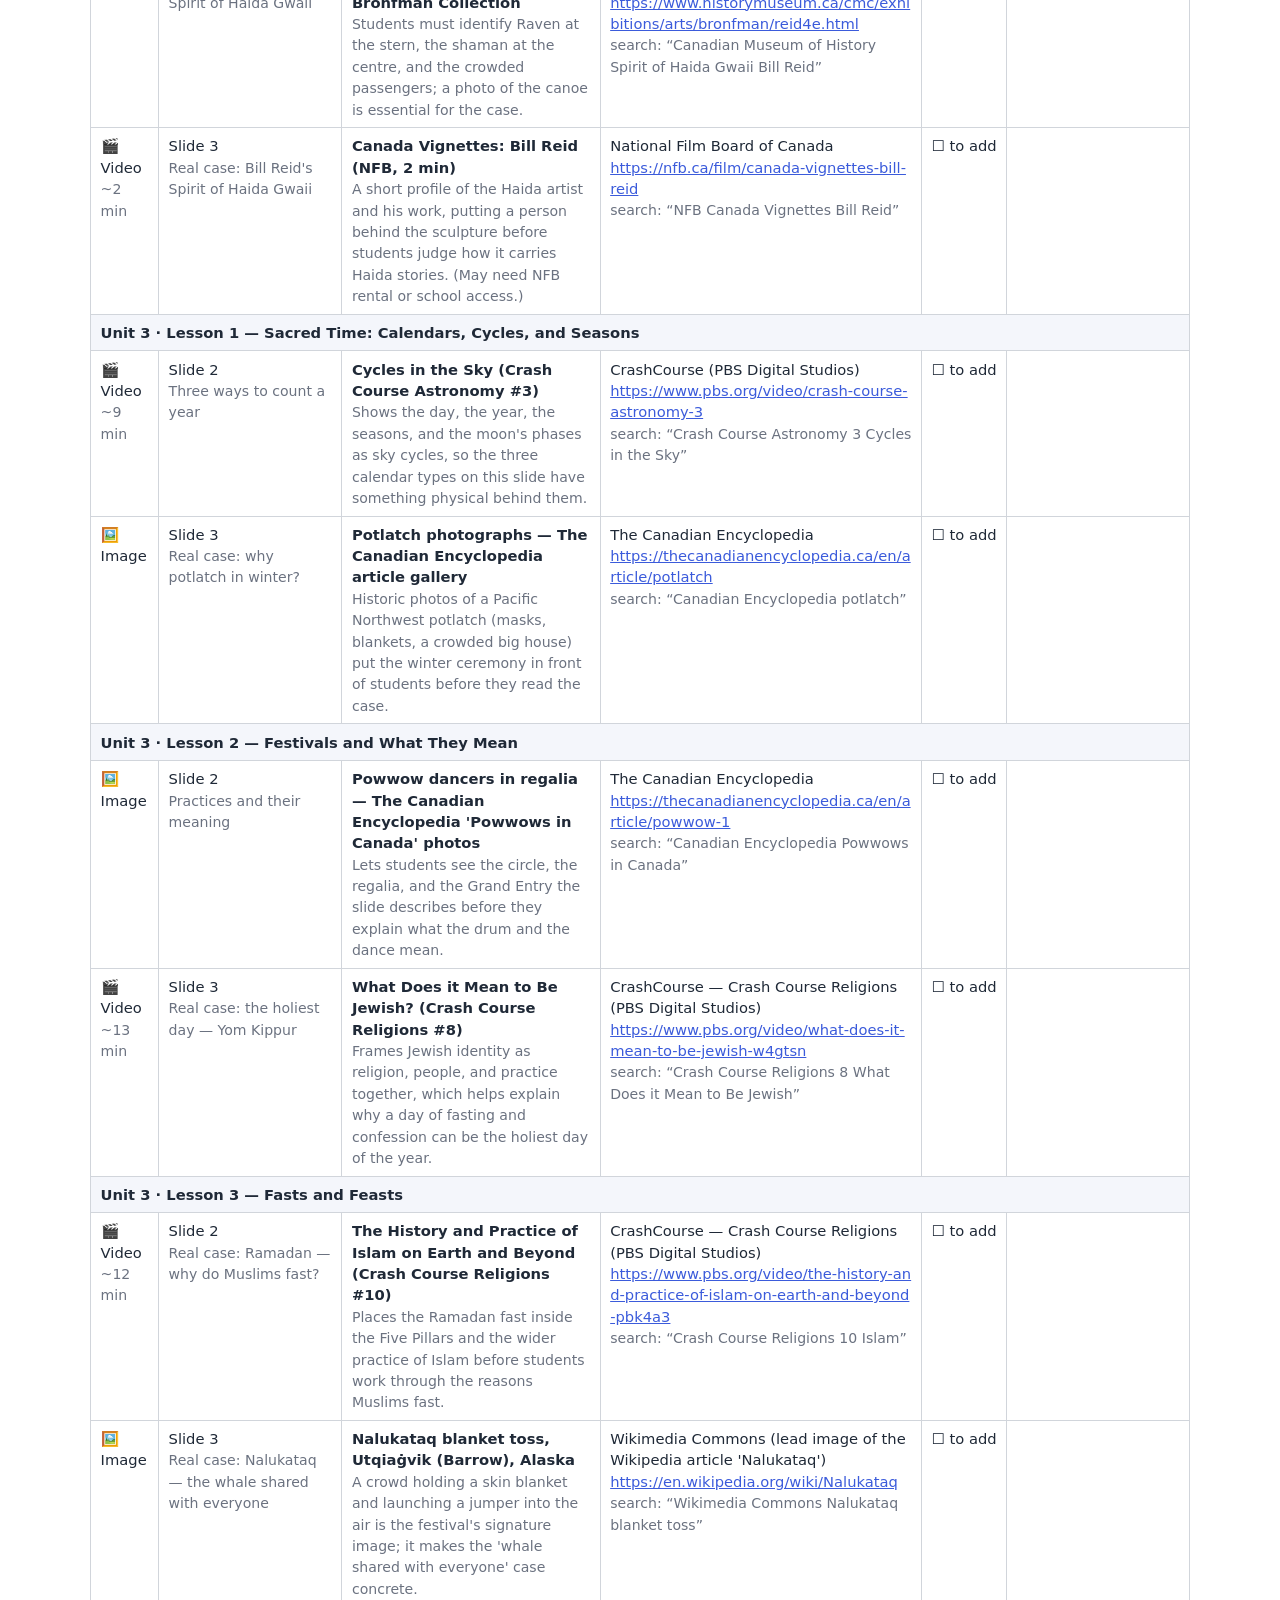
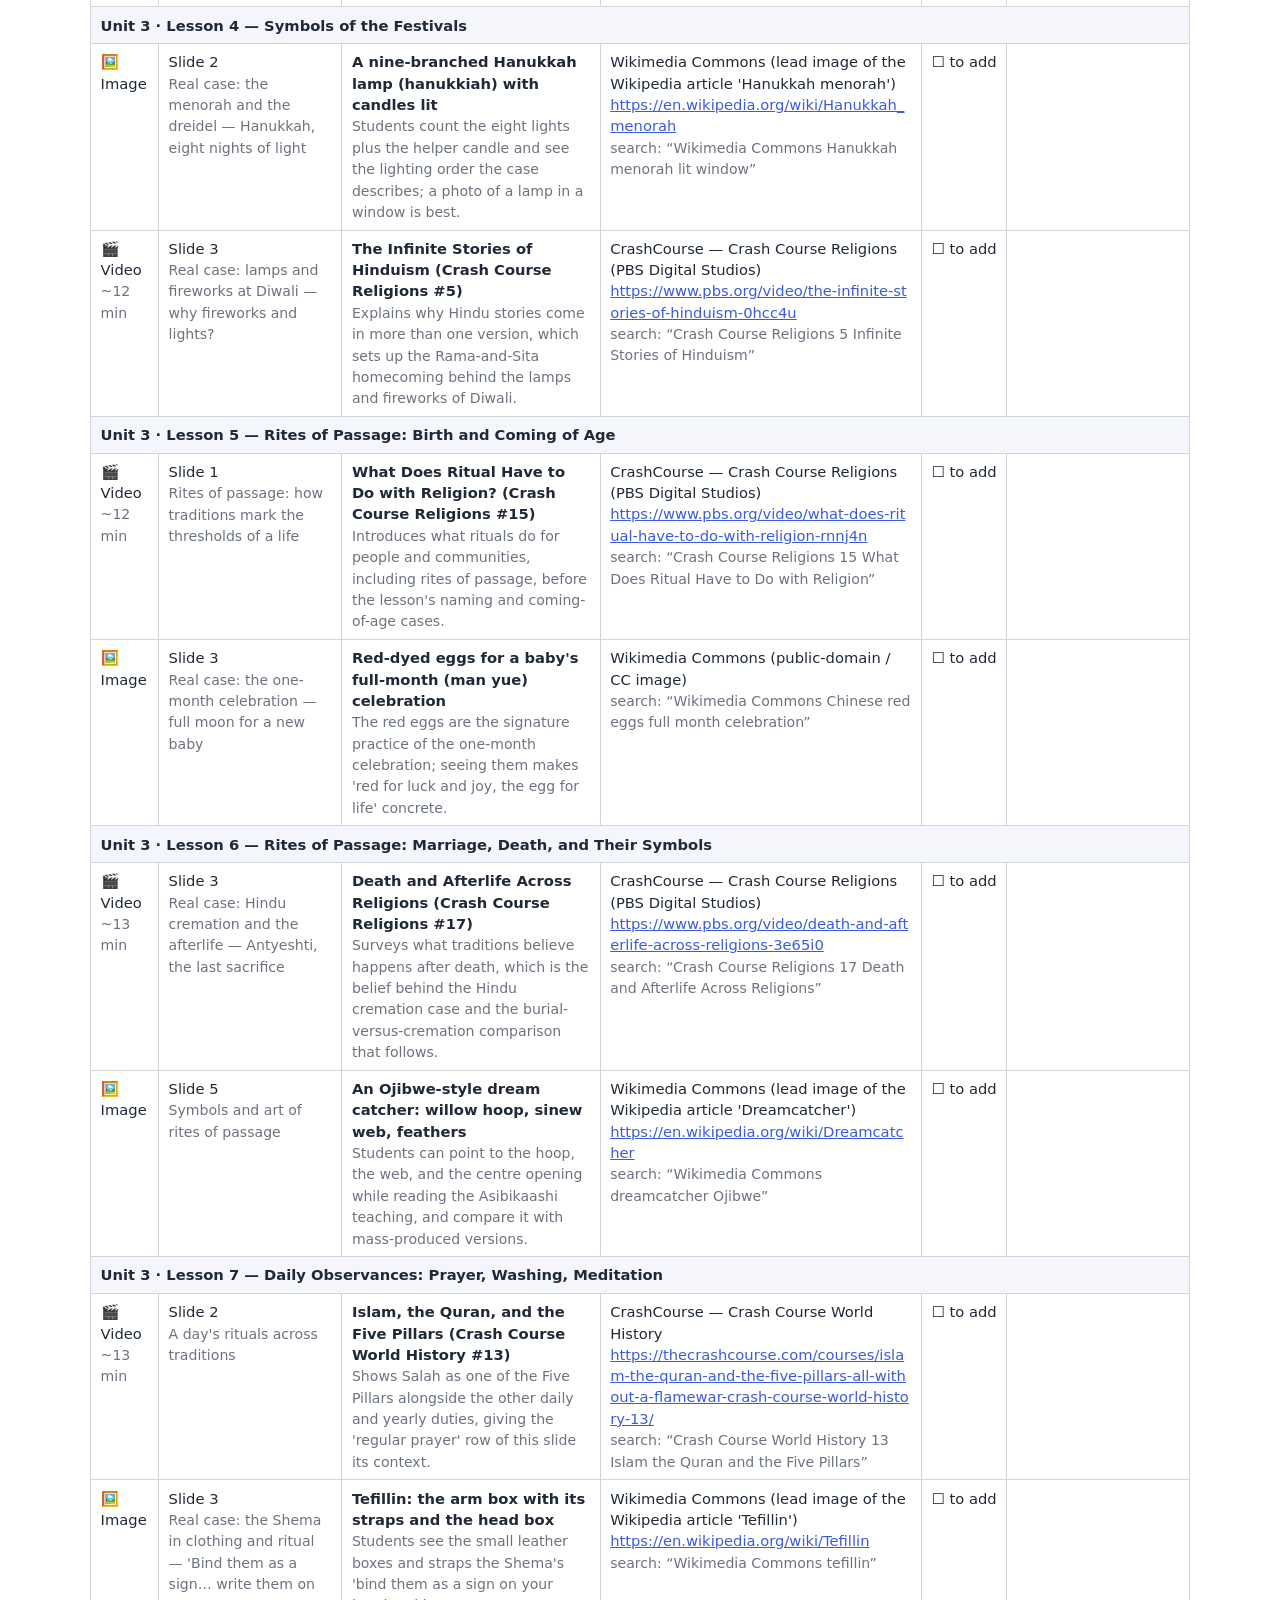
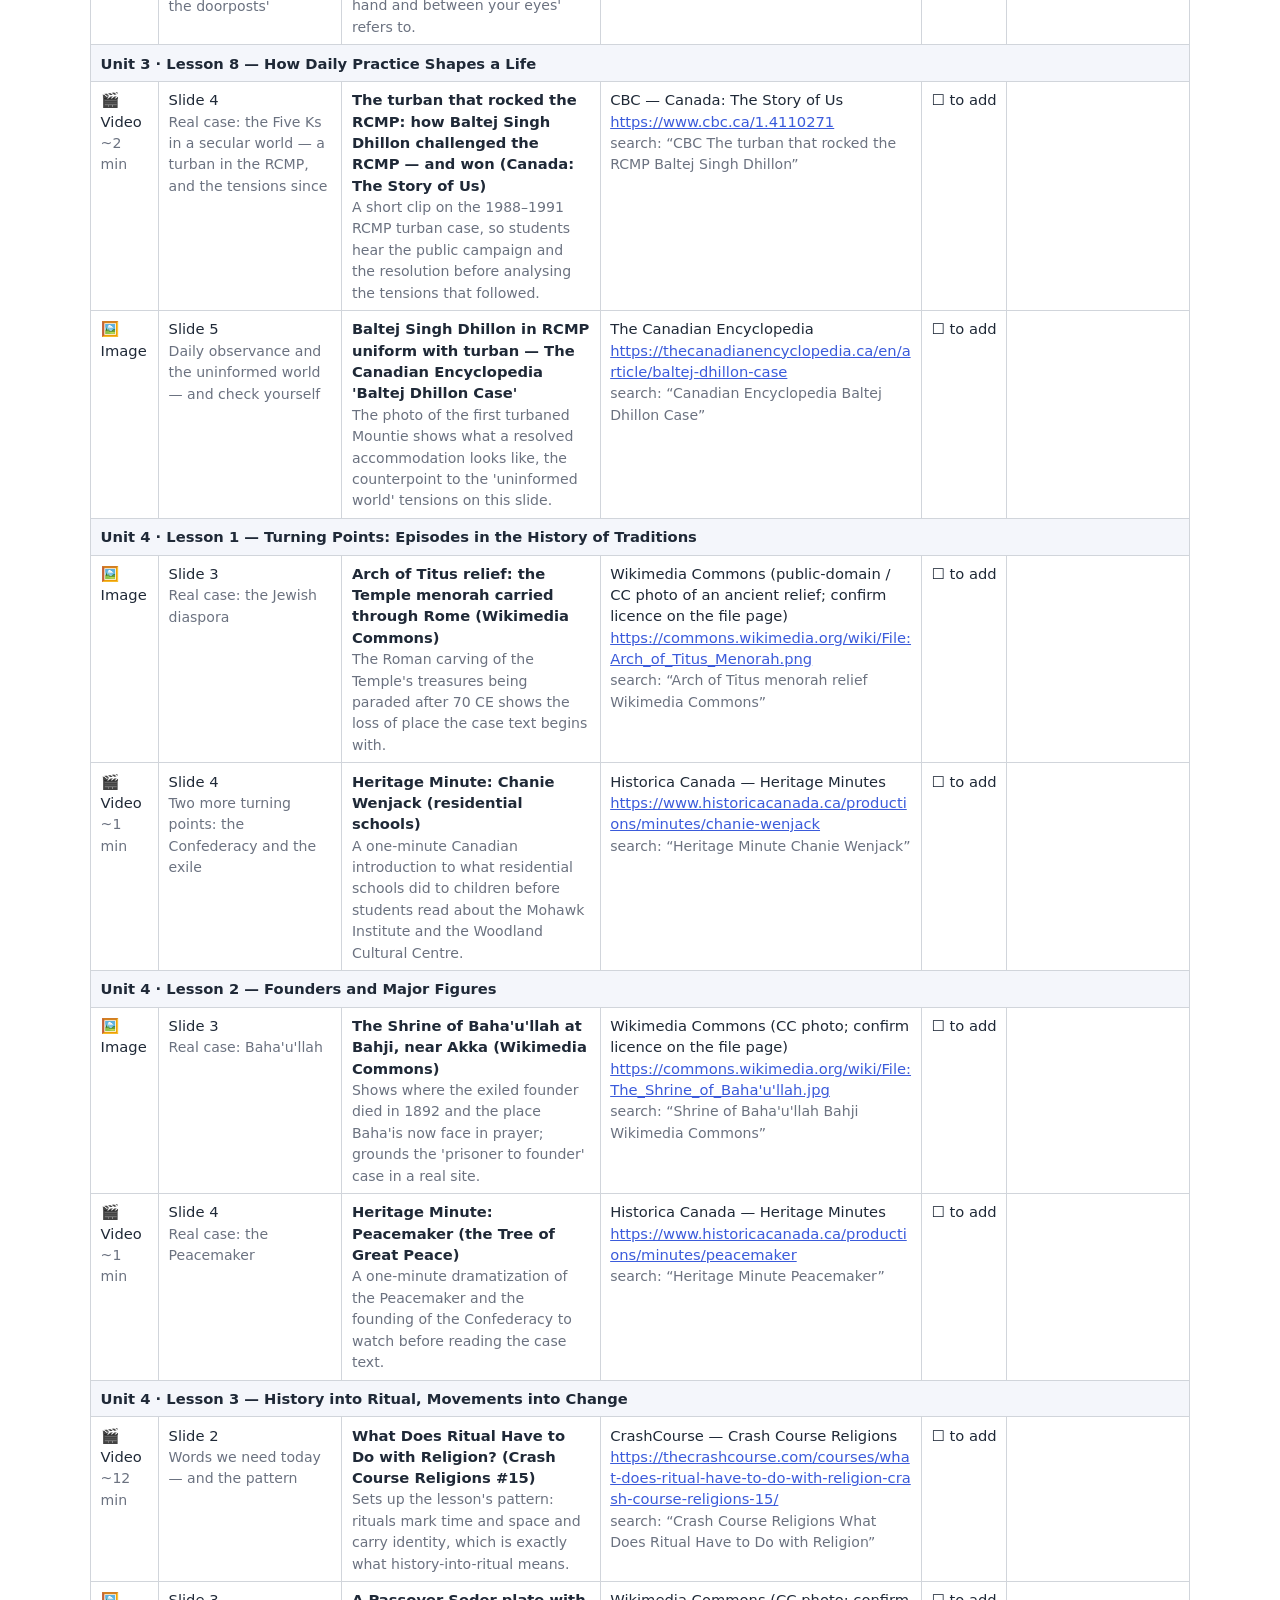
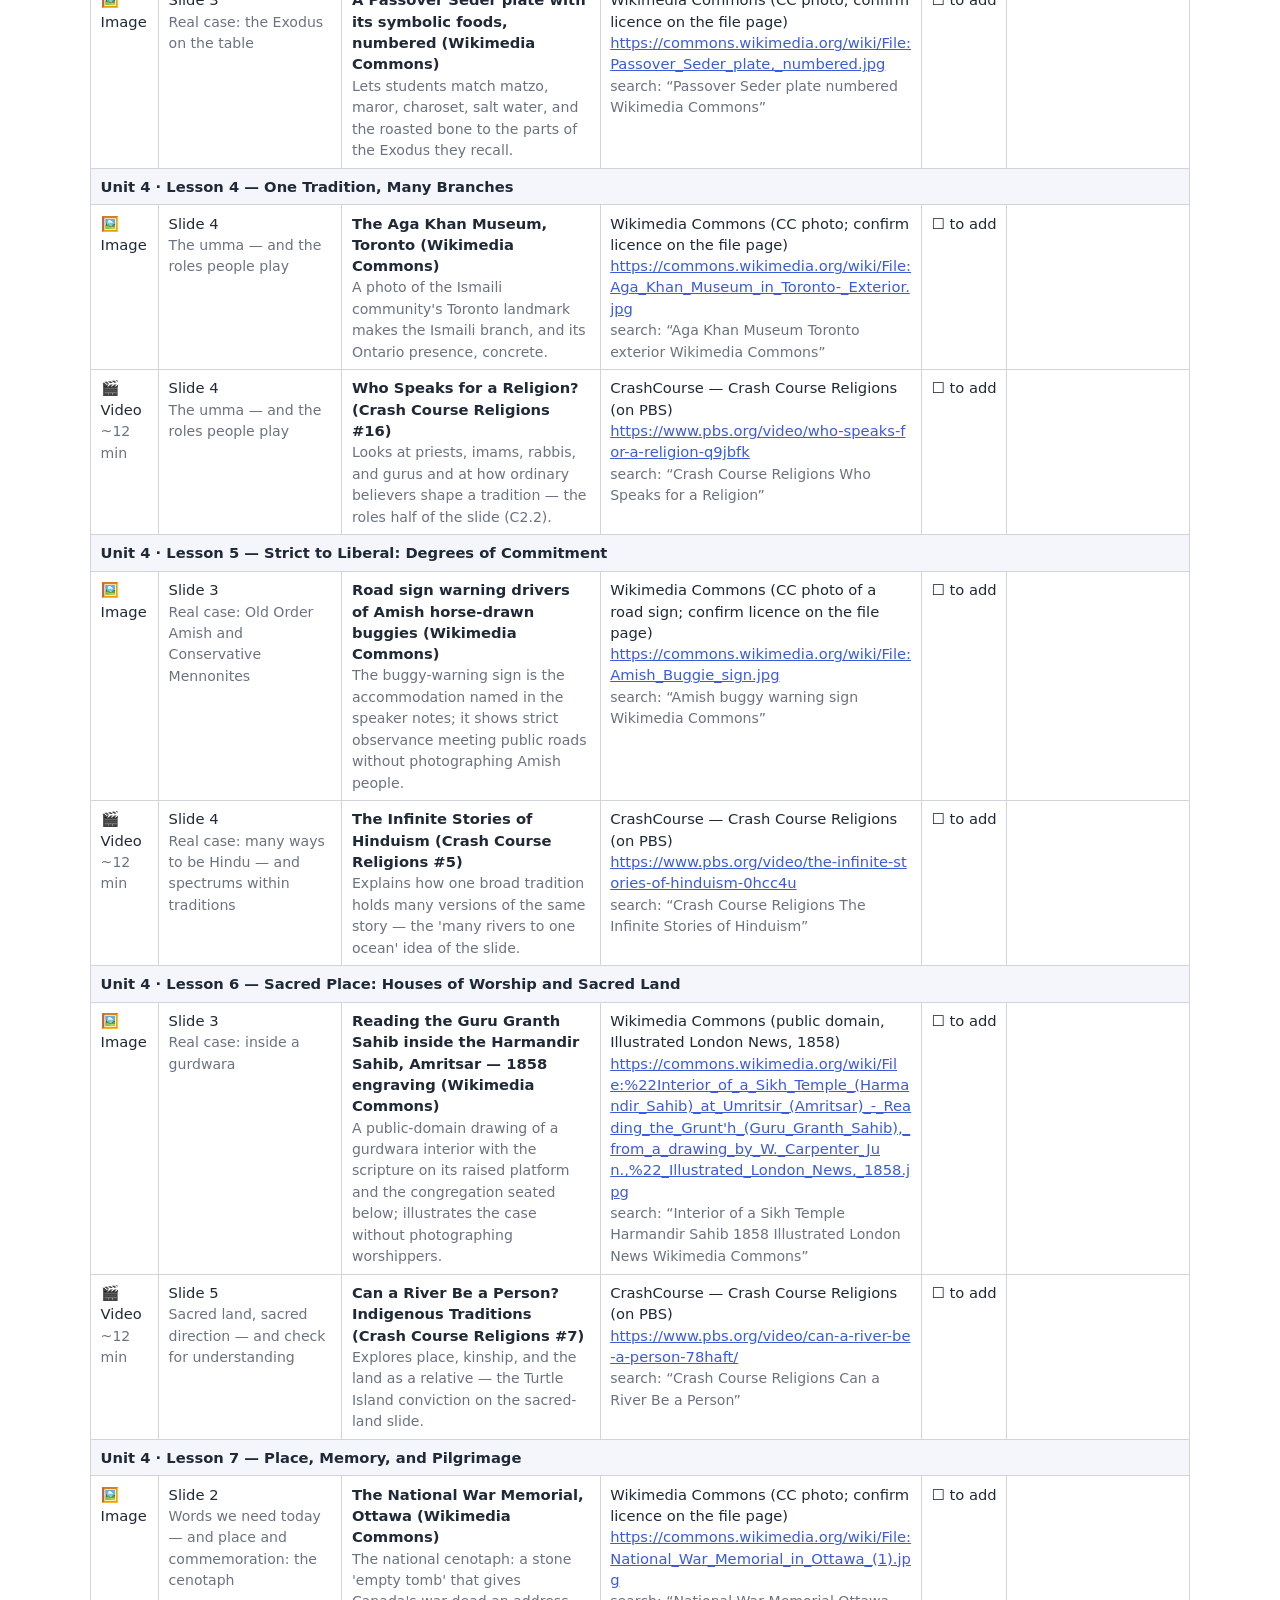
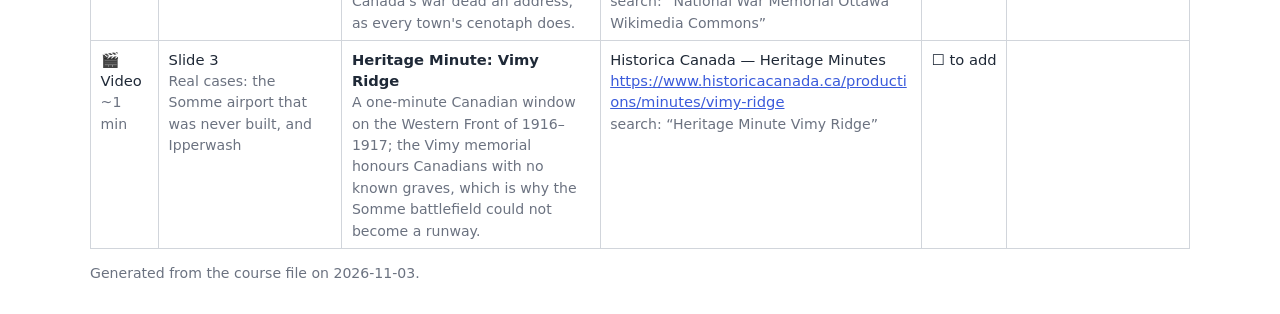
<file: media-guide-hrf3o.html>
<!DOCTYPE html><html lang="en"><head><meta charset="utf-8"><meta name="viewport" content="width=device-width,initial-scale=1"><title>Media guide · HRF3O World Religions</title>
<style>body{font-family:system-ui,-apple-system,'Segoe UI',sans-serif;margin:2rem auto;max-width:1100px;padding:0 1rem;color:#1f2937;line-height:1.45}h1{margin-bottom:.25rem}.muted{color:#6b7280;font-size:.88rem}table{border-collapse:collapse;width:100%;margin-top:1rem;font-size:.92rem}th,td{border:1px solid #d1d5db;padding:.45rem .6rem;vertical-align:top;text-align:left}th{background:#eef1f8}tr.lesson td{background:#f4f6fb}td.status{white-space:nowrap}td.paste{min-width:160px;font-family:ui-monospace,monospace;font-size:.8rem;word-break:break-all}a{color:#3b5bdb;word-break:break-all}.how{background:#fff2d6;border-radius:10px;padding:.9rem 1.1rem;margin:1rem 0}code{background:#eef1f8;padding:0 .3rem;border-radius:4px}@media print{.how{break-inside:avoid}a{text-decoration:none}}</style></head><body>
<h1>🌍 HRF3O - World Religions — media guide</h1>
<p class="muted">60 suggested image/video slots across 4 units. Every source listed is a credible, public one (CrashCourse, TVO, Historica Canada, Statistics Canada, OHRC, museums, Wikimedia Commons…). Links were checked when this guide was generated; if one has moved, use the search phrase on the source's own site or YouTube channel.</p>
<div class="how"><strong>How to add a picture or video so students see it</strong><ol>
<li>Open <code>hrf3o.js</code> and find the lesson (search for the slot's title).</li>
<li>Paste the image URL or the video link into that slot's <code>src: ''</code>. YouTube links become an embedded player; images show under the slide; any other link shows as a button.</li>
<li>Upload the course file again and bump <code>VERSION</code> in <code>sw.js</code>. Until a slot has a <code>src</code>, students never see it — only an unlocked teacher sees the dashed placeholder on the slide.</li></ol>
<p class="muted" style="margin:0">Tip: for images, Wikimedia Commons file pages have a “Use this file → URL” link; for CrashCourse / Heritage Minutes use the YouTube “Share” link. This checklist is also in the app under Settings → Teacher Lock → Media checklist.</p></div>
<table><thead><tr><th>Type</th><th>Where</th><th>What &amp; why</th><th>Credible source</th><th>Status</th><th>Your link (write it here)</th></tr></thead><tbody><tr class="lesson"><td colspan="6"><strong>Unit 1 · Lesson 1 — Why Do People Believe?</strong></td></tr><tr><td>🎬 Video<br><span class="muted">~1 min</span></td><td>Slide 3<br><span class="muted">Real case: commemorating Terry Fox</span></td><td><strong>Terry Fox — Heritage Minute</strong><br><span class="muted">Puts a face, a route and the sound of the road to the case text before students read it.</span></td><td>Historica Canada — Heritage Minutes<br><a href="https://www.historicacanada.ca/productions/minutes/terry-fox">https://www.historicacanada.ca/productions/minutes/terry-fox</a><br><span class="muted">search: “Heritage Minute Terry Fox”</span></td><td class="status">☐ to add</td><td class="paste">&nbsp;</td></tr><tr><td>🖼️ Image</td><td>Slide 4<br><span class="muted">Why mark special moments? Civil and religious observances</span></td><td><strong>Remembrance Day ceremony, National War Memorial (Ottawa)</strong><br><span class="muted">Shows the shared forms of a civil observance — poppies, wreaths, silence, a crowd standing together — next to the table comparing civil and religious ceremonies.</span></td><td>The Canadian Encyclopedia — &quot;Remembrance Day in Canada&quot; (article photo &quot;Remembrance Day, 2010&quot;)<br><a href="https://www.thecanadianencyclopedia.ca/en/article/remembrance-day">https://www.thecanadianencyclopedia.ca/en/article/remembrance-day</a><br><span class="muted">search: “Canadian Encyclopedia Remembrance Day in Canada”</span></td><td class="status">☐ to add</td><td class="paste">&nbsp;</td></tr><tr class="lesson"><td colspan="6"><strong>Unit 1 · Lesson 2 — The Vocabulary of Belief</strong></td></tr><tr><td>🎬 Video<br><span class="muted">~12 min</span></td><td>Slide 2<br><span class="muted">The core six · Words about the divine</span></td><td><strong>Is Atheism a Religion? — Crash Course Religions #13</strong><br><span class="muted">Walks through atheism, agnosticism and secular identity — the &quot;positions about belief itself&quot; on this slide — with examples students can test the vocabulary on.</span></td><td>CrashCourse — Crash Course Religions<br><a href="https://thecrashcourse.com/courses/is-atheism-a-religion-crash-course-religions-13/">https://thecrashcourse.com/courses/is-atheism-a-religion-crash-course-religions-13/</a><br><span class="muted">search: “Crash Course Religions 13 Is Atheism a Religion”</span></td><td class="status">☐ to add</td><td class="paste">&nbsp;</td></tr><tr><td>🖼️ Image</td><td>Slide 4<br><span class="muted">Real case: how the census asks about religion</span></td><td><strong>Chart 1 — Share of the population with a Christian religion has decreased for 20 years (2021 Census)</strong><br><span class="muted">Shows the census categories (Christian, Muslim, Hindu, Sikh, no religion…) as a chart, so students can spot the lesson vocabulary — denomination, secular, affiliation — in a real document.</span></td><td>Statistics Canada — The Daily, October 26, 2022 (&quot;The Canadian census: A rich portrait of the country's religious and ethnocultural diversity&quot;)<br><a href="https://www150.statcan.gc.ca/n1/daily-quotidien/221026/dq221026b-eng.htm">https://www150.statcan.gc.ca/n1/daily-quotidien/221026/dq221026b-eng.htm</a><br><span class="muted">search: “Statistics Canada Daily October 26 2022 religion census chart 1”</span></td><td class="status">☐ to add</td><td class="paste">&nbsp;</td></tr><tr class="lesson"><td colspan="6"><strong>Unit 1 · Lesson 3 — The Supernatural and the Divine</strong></td></tr><tr><td>🎬 Video<br><span class="muted">~13 min</span></td><td>Slide 3<br><span class="muted">Life, death, and what comes next · What are humans for?</span></td><td><strong>Death and Afterlife Across Religions — Crash Course Religions #17</strong><br><span class="muted">Surveys the &quot;single life&quot; and &quot;cycle of lives&quot; answers side by side, matching the two-column table on this slide.</span></td><td>CrashCourse — Crash Course Religions<br><a href="https://thecrashcourse.com/courses/death-and-afterlife-across-religions-crash-course-religions-17/">https://thecrashcourse.com/courses/death-and-afterlife-across-religions-crash-course-religions-17/</a><br><span class="muted">search: “Crash Course Religions 17 Death and Afterlife”</span></td><td class="status">☐ to add</td><td class="paste">&nbsp;</td></tr><tr><td>🖼️ Image</td><td>Slide 4<br><span class="muted">Real case: a modern statement of humanism</span></td><td><strong>The &quot;Happy Human&quot; — the international symbol of humanism</strong><br><span class="muted">Gives the Amsterdam Declaration a visual identity: humanism is an organized lifestance with its own symbol, not just the absence of religion.</span></td><td>Wikimedia Commons (public-domain / CC symbol file &quot;HumanismSymbol.svg&quot;)<br><a href="https://commons.wikimedia.org/wiki/File:HumanismSymbol.svg">https://commons.wikimedia.org/wiki/File:HumanismSymbol.svg</a><br><span class="muted">search: “Wikimedia Commons Happy Human humanism symbol”</span></td><td class="status">☐ to add</td><td class="paste">&nbsp;</td></tr><tr class="lesson"><td colspan="6"><strong>Unit 1 · Lesson 4 — Who Lives Here? Belief in a Diverse Society</strong></td></tr><tr><td>🖼️ Image</td><td>Slide 2<br><span class="muted">Canada by religious affiliation, 2021</span></td><td><strong>Chart 2 — In 20 years, the proportions of the population who reported being Muslim, Hindu or Sikh have doubled (2001, 2011, 2021)</strong><br><span class="muted">A clustered bar chart of the exact figures in the slide table; students read a real Statistics Canada chart and practise &quot;what does it measure / not measure&quot;.</span></td><td>Statistics Canada — The Daily, October 26, 2022, Chart 2<br><a href="https://www150.statcan.gc.ca/n1/daily-quotidien/221026/cg-b002-eng.htm">https://www150.statcan.gc.ca/n1/daily-quotidien/221026/cg-b002-eng.htm</a><br><span class="muted">search: “Statistics Canada Daily 2022 chart Muslim Hindu Sikh doubled”</span></td><td class="status">☐ to add</td><td class="paste">&nbsp;</td></tr><tr><td>🎬 Video<br><span class="muted">~4 min</span></td><td>Slide 2<br><span class="muted">Canada by religious affiliation, 2021</span></td><td><strong>Introduction to ethnocultural and religion concepts, 2021 Census of Population</strong><br><span class="muted">Statistics Canada explains how the census defines and asks about religion — the &quot;affiliation, not practice&quot; point in the agency's own words.</span></td><td>Statistics Canada — Census of Population concept videos (released October 26, 2022)<br><a href="https://www150.statcan.gc.ca/n1/en/catalogue/982000032021024">https://www150.statcan.gc.ca/n1/en/catalogue/982000032021024</a><br><span class="muted">search: “Statistics Canada video introduction to ethnocultural and religion concepts 2021 census”</span></td><td class="status">☐ to add</td><td class="paste">&nbsp;</td></tr><tr class="lesson"><td colspan="6"><strong>Unit 1 · Lesson 5 — Difference, Commonality, and Prejudice</strong></td></tr><tr><td>🎬 Video<br><span class="muted">~10 min</span></td><td>Slide 2<br><span class="muted">How a focus on difference becomes prejudice · Two loaded words</span></td><td><strong>What's the Difference Between Cults and Religion? — Crash Course Religions #3</strong><br><span class="muted">Explains why scholars avoid the word &quot;cult&quot; and describe behaviours instead — the exact argument in the &quot;two loaded words&quot; table.</span></td><td>CrashCourse — Crash Course Religions<br><a href="https://thecrashcourse.com/courses/whats-the-difference-between-cults-and-religion-crash-course-religions-3/">https://thecrashcourse.com/courses/whats-the-difference-between-cults-and-religion-crash-course-religions-3/</a><br><span class="muted">search: “Crash Course Religions 3 cults and religion”</span></td><td class="status">☐ to add</td><td class="paste">&nbsp;</td></tr><tr><td>🖼️ Image</td><td>Slide 3<br><span class="muted">Real case: the MS St. Louis, 1939</span></td><td><strong>The MS St. Louis, 1939 (Canadian History Hall)</strong><br><span class="muted">A photograph of the ship and its passengers makes the case concrete before students apply the four-step chain to it.</span></td><td>Canadian Museum of History — blog &quot;MS St. Louis — filled with Jewish refugees — is turned away from Canada&quot;<br><a href="https://www.historymuseum.ca/blog/ms-st-louis-filled-with-jewish-refugees-is-turned-away-from-canada/">https://www.historymuseum.ca/blog/ms-st-louis-filled-with-jewish-refugees-is-turned-away-from-canada/</a><br><span class="muted">search: “Canadian Museum of History MS St. Louis 1939”</span></td><td class="status">☐ to add</td><td class="paste">&nbsp;</td></tr><tr class="lesson"><td colspan="6"><strong>Unit 1 · Lesson 6 — How Beliefs Travel and Shape Us</strong></td></tr><tr><td>🎬 Video<br><span class="muted">~1 min</span></td><td>Slide 2<br><span class="muted">Four ways belief traditions spread</span></td><td><strong>Chanie Wenjack — Heritage Minute</strong><br><span class="muted">Shows what &quot;colonialism&quot; in the table meant for one child: residential schools as state power used to replace Indigenous spirituality and language.</span></td><td>Historica Canada — Heritage Minutes<br><a href="https://www.historicacanada.ca/productions/minutes/chanie-wenjack">https://www.historicacanada.ca/productions/minutes/chanie-wenjack</a><br><span class="muted">search: “Heritage Minute Chanie Wenjack”</span></td><td class="status">☐ to add</td><td class="paste">&nbsp;</td></tr><tr><td>🖼️ Image</td><td>Slide 3<br><span class="muted">Real case: belief in action — Mother Teresa (1910–1997)</span></td><td><strong>Mother Teresa (portrait photograph)</strong><br><span class="muted">Puts a face to the case; choose a CC-licensed portrait from the category so the slide can show the person whose beliefs drove her actions.</span></td><td>Wikimedia Commons — Category: Mother Teresa (choose a public-domain / CC file)<br><a href="https://commons.wikimedia.org/wiki/Category:Mother_Teresa">https://commons.wikimedia.org/wiki/Category:Mother_Teresa</a><br><span class="muted">search: “Wikimedia Commons Mother Teresa portrait”</span></td><td class="status">☐ to add</td><td class="paste">&nbsp;</td></tr><tr class="lesson"><td colspan="6"><strong>Unit 1 · Lesson 7 — Creed and the Law in Ontario</strong></td></tr><tr><td>🎬 Video<br><span class="muted">~20 min</span></td><td>Slide 2<br><span class="muted">The Ontario Human Rights Code</span></td><td><strong>Human Rights 101 (3rd edition) — OHRC online learning module</strong><br><span class="muted">The Commission's own narrated walk-through of the Code: what a protected ground and a social area are, and how a complaint works — the vocabulary of this slide from the source.</span></td><td>Ontario Human Rights Commission — eLearning<br><a href="https://www.ohrc.on.ca/en/learning/human-rights-101/welcome-human-rights-101">https://www.ohrc.on.ca/en/learning/human-rights-101/welcome-human-rights-101</a><br><span class="muted">search: “OHRC Human Rights 101 eLearning”</span></td><td class="status">☐ to add</td><td class="paste">&nbsp;</td></tr><tr><td>🖼️ Image</td><td>Slide 3<br><span class="muted">Real case: the hard hat and the turban</span></td><td><strong>The Supreme Court of Canada building, Ottawa</strong><br><span class="muted">Locates the Bhinder decision: students see the court that ruled against the worker in 1985 and changed the rule in 1990.</span></td><td>Supreme Court of Canada — &quot;The building&quot; page and photo gallery<br><a href="https://scc-csc.ca/visit-visitez/building-edifice/">https://scc-csc.ca/visit-visitez/building-edifice/</a><br><span class="muted">search: “Supreme Court of Canada building photo gallery”</span></td><td class="status">☐ to add</td><td class="paste">&nbsp;</td></tr><tr class="lesson"><td colspan="6"><strong>Unit 1 · Lesson 8 — Dress, Diet, and Behaviour: Accommodation in Everyday Life</strong></td></tr><tr><td>🖼️ Image</td><td>Slide 3<br><span class="muted">Real case: the kirpan at school</span></td><td><strong>Gurbaj Singh Multani at the Supreme Court of Canada</strong><br><span class="muted">The case slide shows the student himself, wearing the kirpan, at the court that decided the case — a person, not a &quot;weapons&quot; headline.</span></td><td>The Canadian Encyclopedia — &quot;Multani v. Commission scolaire Marguerite-Bourgeoys&quot; (article photo &quot;Multani at the Supreme Court of Canada&quot;)<br><a href="https://thecanadianencyclopedia.ca/en/article/multani-v-commission-scolaire-marguerite-bourgeoys">https://thecanadianencyclopedia.ca/en/article/multani-v-commission-scolaire-marguerite-bourgeoys</a><br><span class="muted">search: “Canadian Encyclopedia Multani v Commission scolaire Marguerite-Bourgeoys”</span></td><td class="status">☐ to add</td><td class="paste">&nbsp;</td></tr><tr><td>🎬 Video<br><span class="muted">~13 min</span></td><td>Slide 4<br><span class="muted">The succah on the balcony · Two Canadian approaches to religious symbols</span></td><td><strong>What Does Religious Freedom Mean? — Crash Course Religions #23</strong><br><span class="muted">Frames the Bill 21 debate: both sides claim to protect freedom — one of the state from religion, one of religion from the state.</span></td><td>CrashCourse — Crash Course Religions<br><a href="https://thecrashcourse.com/courses/what-does-religious-freedom-mean-crash-course-religions-23/">https://thecrashcourse.com/courses/what-does-religious-freedom-mean-crash-course-religions-23/</a><br><span class="muted">search: “Crash Course Religions 23 What Does Religious Freedom Mean”</span></td><td class="status">☐ to add</td><td class="paste">&nbsp;</td></tr><tr class="lesson"><td colspan="6"><strong>Unit 1 · Lesson 9 — Belief in Popular Culture</strong></td></tr><tr><td>🎬 Video<br><span class="muted">~12 min</span></td><td>Slide 2<br><span class="muted">Pop culture borrows from belief</span></td><td><strong>Is Yoga a Religion? — Crash Course Religions #1</strong><br><span class="muted">Opens with the exact question on this slide: when is yoga a Hindu religious discipline and when is it a workout?</span></td><td>CrashCourse — Crash Course Religions<br><a href="https://thecrashcourse.com/courses/is-yoga-a-religion-crash-course-religions-1/">https://thecrashcourse.com/courses/is-yoga-a-religion-crash-course-religions-1/</a><br><span class="muted">search: “Crash Course Religions 1 Is Yoga a Religion”</span></td><td class="status">☐ to add</td><td class="paste">&nbsp;</td></tr><tr><td>🖼️ Image</td><td>Slide 3<br><span class="muted">Real case: the sports hijab — Nike Pro Hijab (2017)</span></td><td><strong>The keffiyeh (kuffiyeh) — traditional checked scarf</strong><br><span class="muted">Shows the garment in its own context so students can compare it with the &quot;anti-war woven scarf&quot; sold as a trend in 2007.</span></td><td>Wikimedia Commons — Category: Keffiyeh (choose a public-domain / CC file)<br><a href="https://commons.wikimedia.org/wiki/Category:Keffiyeh">https://commons.wikimedia.org/wiki/Category:Keffiyeh</a><br><span class="muted">search: “Wikimedia Commons keffiyeh”</span></td><td class="status">☐ to add</td><td class="paste">&nbsp;</td></tr><tr class="lesson"><td colspan="6"><strong>Unit 2 · Lesson 1 — Written and Spoken: Sacred Writings and Oral Teachings</strong></td></tr><tr><td>🎬 Video<br><span class="muted">~6 min</span></td><td>Slide 1<br><span class="muted">Written and spoken</span></td><td><strong>Haudenosaunee's Legendary Founding (PBS, Native America)</strong><br><span class="muted">A 6-minute hook: the Peacemaker, Hiawatha, and the wampum belt that records the founding, before students meet the case slide.</span></td><td>PBS — Native America<br><a href="https://www.pbs.org/video/haudenosaunees-legendary-founding-ziahzz/">https://www.pbs.org/video/haudenosaunees-legendary-founding-ziahzz/</a><br><span class="muted">search: “PBS Native America Haudenosaunee legendary founding wampum”</span></td><td class="status">☐ to add</td><td class="paste">&nbsp;</td></tr><tr><td>🖼️ Image</td><td>Slide 3<br><span class="muted">Real case: the Hiawatha Belt</span></td><td><strong>Wampum belt (Canadian Encyclopedia article image) / Hiawatha Belt</strong><br><span class="muted">Students need to see the purple and white beads, the five symbols, and the central tree to follow the &quot;read east to west&quot; description.</span></td><td>The Canadian Encyclopedia — Wampum<br><a href="https://www.thecanadianencyclopedia.ca/en/article/wampum">https://www.thecanadianencyclopedia.ca/en/article/wampum</a><br><span class="muted">search: “Hiawatha Belt Haudenosaunee flag Wikimedia Commons”</span></td><td class="status">☐ to add</td><td class="paste">&nbsp;</td></tr><tr class="lesson"><td colspan="6"><strong>Unit 2 · Lesson 2 — The World's Sacred Texts</strong></td></tr><tr><td>🖼️ Image</td><td>Slide 2<br><span class="muted">Hymns and epics; overlapping scriptures</span></td><td><strong>Qur'an page in Kufic script, 9th–10th century (British Museum)</strong><br><span class="muted">Shows a real early surah page so &quot;114 surahs in Arabic, recited and memorized&quot; has a physical object behind it; pairs with the Rig Veda and Torah scroll descriptions.</span></td><td>British Museum — collection object 2001,0605,0.1<br><a href="https://www.britishmuseum.org/collection/object/W_2001-0605-0-1">https://www.britishmuseum.org/collection/object/W_2001-0605-0-1</a><br><span class="muted">search: “British Museum Qur'an page Kufic vellum 2001,0605,0.1”</span></td><td class="status">☐ to add</td><td class="paste">&nbsp;</td></tr><tr><td>🎬 Video<br><span class="muted">~12 min</span></td><td>Slide 5<br><span class="muted">Assessing sources: the four questions</span></td><td><strong>How Do Religious Texts Work? (Crash Course Religions #14)</strong><br><span class="muted">Overview of how sacred texts are used, debated, and venerated across traditions; sets up the four source questions on the worked-example slide.</span></td><td>CrashCourse — Crash Course Religions<br><a href="https://thecrashcourse.com/courses/how-do-religious-texts-work-crash-course-religions-14/">https://thecrashcourse.com/courses/how-do-religious-texts-work-crash-course-religions-14/</a><br><span class="muted">search: “Crash Course Religions 14 How Do Religious Texts Work”</span></td><td class="status">☐ to add</td><td class="paste">&nbsp;</td></tr><tr class="lesson"><td colspan="6"><strong>Unit 2 · Lesson 3 — Living by the Words: Three Teachings</strong></td></tr><tr><td>🎬 Video<br><span class="muted">~12 min</span></td><td>Slide 2<br><span class="muted">The Beatitudes, the Eightfold Path, the Seven Grandfather Teachings</span></td><td><strong>Life, the Universe, and the Buddha (Crash Course Religions #6)</strong><br><span class="muted">Explains the Four Noble Truths and the Eightfold Path in plain language before students compare it with the Beatitudes and the Seven Grandfather Teachings.</span></td><td>CrashCourse — Crash Course Religions<br><a href="https://thecrashcourse.com/courses/life-the-universe-and-the-buddha-crash-course-religions-6/">https://thecrashcourse.com/courses/life-the-universe-and-the-buddha-crash-course-religions-6/</a><br><span class="muted">search: “Crash Course Religions 6 Life the Universe and the Buddha”</span></td><td class="status">☐ to add</td><td class="paste">&nbsp;</td></tr><tr><td>🖼️ Image</td><td>Slide 3<br><span class="muted">Real case: a teaching on the wall</span></td><td><strong>The Seven Grandfathers carving by Garrett Nahdee (2021), Legislative Assembly of Ontario</strong><br><span class="muted">A public Ontario artwork of the teachings with their Anishinaabemowin names — a real example of &quot;a teaching on the wall&quot; for the case discussion.</span></td><td>Legislative Assembly of Ontario — Exhibits and art<br><a href="https://www.ola.org/en/visit-learn/exhibits-art/seven-grandfather-teachings/seven-grandfathers">https://www.ola.org/en/visit-learn/exhibits-art/seven-grandfather-teachings/seven-grandfathers</a><br><span class="muted">search: “Legislative Assembly of Ontario Seven Grandfather Teachings carving Garrett Nahdee”</span></td><td class="status">☐ to add</td><td class="paste">&nbsp;</td></tr><tr class="lesson"><td colspan="6"><strong>Unit 2 · Lesson 4 — How Sacred Texts Shaped Their Traditions</strong></td></tr><tr><td>🎬 Video<br><span class="muted">~13 min</span></td><td>Slide 2<br><span class="muted">The Qur'an and Islam • Paul's letters and the early church • The Tripitaka</span></td><td><strong>Islam, the Quran, and the Five Pillars (Crash Course World History #13)</strong><br><span class="muted">Covers Muhammad, the gradual revelation in Mecca and Medina, and the compiling of the Qur'an — the &quot;manner of revelation&quot; the slide asks students to connect to Islam's development.</span></td><td>CrashCourse — Crash Course World History<br><a href="https://thecrashcourse.com/courses/islam-the-quran-and-the-five-pillars-all-without-a-flamewar-crash-course-world-history-13/">https://thecrashcourse.com/courses/islam-the-quran-and-the-five-pillars-all-without-a-flamewar-crash-course-world-history-13/</a><br><span class="muted">search: “Crash Course World History 13 Islam the Quran and the Five Pillars”</span></td><td class="status">☐ to add</td><td class="paste">&nbsp;</td></tr><tr><td>🖼️ Image</td><td>Slide 3<br><span class="muted">Real case: the Code of Handsome Lake</span></td><td><strong>Iroquoian longhouse (interior artwork and reconstructed exterior)</strong><br><span class="muted">Shows the kind of building where the Code of Handsome Lake is still recited today, grounding &quot;the Longhouse religion&quot; in a real place.</span></td><td>The Canadian Encyclopedia — Longhouse<br><a href="https://www.thecanadianencyclopedia.ca/en/article/longhouse">https://www.thecanadianencyclopedia.ca/en/article/longhouse</a><br><span class="muted">search: “Canadian Encyclopedia longhouse reconstructed Ste-Marie among the Hurons”</span></td><td class="status">☐ to add</td><td class="paste">&nbsp;</td></tr><tr class="lesson"><td colspan="6"><strong>Unit 2 · Lesson 5 — The Golden Rule Across Traditions</strong></td></tr><tr><td>🖼️ Image</td><td>Slide 2<br><span class="muted">The Golden Rule in sacred sources • Other precepts traditions share</span></td><td><strong>Langar: the Sikh free kitchen (volunteers serving a communal meal)</strong><br><span class="muted">A concrete picture of &quot;care for the vulnerable&quot; as a shared precept, beside zakat and the edges of the field.</span></td><td>Wikimedia Commons (CC / public-domain photo)<br><span class="muted">search: “Wikimedia Commons langar Golden Temple Amritsar volunteers”</span></td><td class="status">☐ to add</td><td class="paste">&nbsp;</td></tr><tr><td>🎬 Video<br><span class="muted">~12 min</span></td><td>Slide 2<br><span class="muted">The Golden Rule in sacred sources • Other precepts traditions share</span></td><td><strong>China | Confucianism, Buddhism, and Daoism (Crash Course Religions #12)</strong><br><span class="muted">Background on Confucianism for the Analects line on reciprocity, so students see the Golden Rule in a tradition that is not Abrahamic.</span></td><td>CrashCourse — Crash Course Religions<br><a href="https://thecrashcourse.com/courses/china-confucianism-buddhism-and-daoism-crash-course-religions-12/">https://thecrashcourse.com/courses/china-confucianism-buddhism-and-daoism-crash-course-religions-12/</a><br><span class="muted">search: “Crash Course Religions 12 China Confucianism Buddhism Daoism”</span></td><td class="status">☐ to add</td><td class="paste">&nbsp;</td></tr><tr class="lesson"><td colspan="6"><strong>Unit 2 · Lesson 6 — From Story to Festival and Art</strong></td></tr><tr><td>🖼️ Image</td><td>Slide 3<br><span class="muted">Real case: Bill Reid's Spirit of Haida Gwaii</span></td><td><strong>Spirit of Haida Gwaii (plaster cast) — Bill Reid, Bronfman Collection</strong><br><span class="muted">Students must identify Raven at the stern, the shaman at the centre, and the crowded passengers; a photo of the canoe is essential for the case.</span></td><td>Canadian Museum of History — Bronfman Collection: Bill Reid<br><a href="https://www.historymuseum.ca/cmc/exhibitions/arts/bronfman/reid4e.html">https://www.historymuseum.ca/cmc/exhibitions/arts/bronfman/reid4e.html</a><br><span class="muted">search: “Canadian Museum of History Spirit of Haida Gwaii Bill Reid”</span></td><td class="status">☐ to add</td><td class="paste">&nbsp;</td></tr><tr><td>🎬 Video<br><span class="muted">~2 min</span></td><td>Slide 3<br><span class="muted">Real case: Bill Reid's Spirit of Haida Gwaii</span></td><td><strong>Canada Vignettes: Bill Reid (NFB, 2 min)</strong><br><span class="muted">A short profile of the Haida artist and his work, putting a person behind the sculpture before students judge how it carries Haida stories. (May need NFB rental or school access.)</span></td><td>National Film Board of Canada<br><a href="https://nfb.ca/film/canada-vignettes-bill-reid">https://nfb.ca/film/canada-vignettes-bill-reid</a><br><span class="muted">search: “NFB Canada Vignettes Bill Reid”</span></td><td class="status">☐ to add</td><td class="paste">&nbsp;</td></tr><tr class="lesson"><td colspan="6"><strong>Unit 3 · Lesson 1 — Sacred Time: Calendars, Cycles, and Seasons</strong></td></tr><tr><td>🎬 Video<br><span class="muted">~9 min</span></td><td>Slide 2<br><span class="muted">Three ways to count a year</span></td><td><strong>Cycles in the Sky (Crash Course Astronomy #3)</strong><br><span class="muted">Shows the day, the year, the seasons, and the moon's phases as sky cycles, so the three calendar types on this slide have something physical behind them.</span></td><td>CrashCourse (PBS Digital Studios)<br><a href="https://www.pbs.org/video/crash-course-astronomy-3">https://www.pbs.org/video/crash-course-astronomy-3</a><br><span class="muted">search: “Crash Course Astronomy 3 Cycles in the Sky”</span></td><td class="status">☐ to add</td><td class="paste">&nbsp;</td></tr><tr><td>🖼️ Image</td><td>Slide 3<br><span class="muted">Real case: why potlatch in winter?</span></td><td><strong>Potlatch photographs — The Canadian Encyclopedia article gallery</strong><br><span class="muted">Historic photos of a Pacific Northwest potlatch (masks, blankets, a crowded big house) put the winter ceremony in front of students before they read the case.</span></td><td>The Canadian Encyclopedia<br><a href="https://thecanadianencyclopedia.ca/en/article/potlatch">https://thecanadianencyclopedia.ca/en/article/potlatch</a><br><span class="muted">search: “Canadian Encyclopedia potlatch”</span></td><td class="status">☐ to add</td><td class="paste">&nbsp;</td></tr><tr class="lesson"><td colspan="6"><strong>Unit 3 · Lesson 2 — Festivals and What They Mean</strong></td></tr><tr><td>🖼️ Image</td><td>Slide 2<br><span class="muted">Practices and their meaning</span></td><td><strong>Powwow dancers in regalia — The Canadian Encyclopedia 'Powwows in Canada' photos</strong><br><span class="muted">Lets students see the circle, the regalia, and the Grand Entry the slide describes before they explain what the drum and the dance mean.</span></td><td>The Canadian Encyclopedia<br><a href="https://thecanadianencyclopedia.ca/en/article/powwow-1">https://thecanadianencyclopedia.ca/en/article/powwow-1</a><br><span class="muted">search: “Canadian Encyclopedia Powwows in Canada”</span></td><td class="status">☐ to add</td><td class="paste">&nbsp;</td></tr><tr><td>🎬 Video<br><span class="muted">~13 min</span></td><td>Slide 3<br><span class="muted">Real case: the holiest day — Yom Kippur</span></td><td><strong>What Does it Mean to Be Jewish? (Crash Course Religions #8)</strong><br><span class="muted">Frames Jewish identity as religion, people, and practice together, which helps explain why a day of fasting and confession can be the holiest day of the year.</span></td><td>CrashCourse — Crash Course Religions (PBS Digital Studios)<br><a href="https://www.pbs.org/video/what-does-it-mean-to-be-jewish-w4gtsn">https://www.pbs.org/video/what-does-it-mean-to-be-jewish-w4gtsn</a><br><span class="muted">search: “Crash Course Religions 8 What Does it Mean to Be Jewish”</span></td><td class="status">☐ to add</td><td class="paste">&nbsp;</td></tr><tr class="lesson"><td colspan="6"><strong>Unit 3 · Lesson 3 — Fasts and Feasts</strong></td></tr><tr><td>🎬 Video<br><span class="muted">~12 min</span></td><td>Slide 2<br><span class="muted">Real case: Ramadan — why do Muslims fast?</span></td><td><strong>The History and Practice of Islam on Earth and Beyond (Crash Course Religions #10)</strong><br><span class="muted">Places the Ramadan fast inside the Five Pillars and the wider practice of Islam before students work through the reasons Muslims fast.</span></td><td>CrashCourse — Crash Course Religions (PBS Digital Studios)<br><a href="https://www.pbs.org/video/the-history-and-practice-of-islam-on-earth-and-beyond-pbk4a3">https://www.pbs.org/video/the-history-and-practice-of-islam-on-earth-and-beyond-pbk4a3</a><br><span class="muted">search: “Crash Course Religions 10 Islam”</span></td><td class="status">☐ to add</td><td class="paste">&nbsp;</td></tr><tr><td>🖼️ Image</td><td>Slide 3<br><span class="muted">Real case: Nalukataq — the whale shared with everyone</span></td><td><strong>Nalukataq blanket toss, Utqiaġvik (Barrow), Alaska</strong><br><span class="muted">A crowd holding a skin blanket and launching a jumper into the air is the festival's signature image; it makes the 'whale shared with everyone' case concrete.</span></td><td>Wikimedia Commons (lead image of the Wikipedia article 'Nalukataq')<br><a href="https://en.wikipedia.org/wiki/Nalukataq">https://en.wikipedia.org/wiki/Nalukataq</a><br><span class="muted">search: “Wikimedia Commons Nalukataq blanket toss”</span></td><td class="status">☐ to add</td><td class="paste">&nbsp;</td></tr><tr class="lesson"><td colspan="6"><strong>Unit 3 · Lesson 4 — Symbols of the Festivals</strong></td></tr><tr><td>🖼️ Image</td><td>Slide 2<br><span class="muted">Real case: the menorah and the dreidel — Hanukkah, eight nights of light</span></td><td><strong>A nine-branched Hanukkah lamp (hanukkiah) with candles lit</strong><br><span class="muted">Students count the eight lights plus the helper candle and see the lighting order the case describes; a photo of a lamp in a window is best.</span></td><td>Wikimedia Commons (lead image of the Wikipedia article 'Hanukkah menorah')<br><a href="https://en.wikipedia.org/wiki/Hanukkah_menorah">https://en.wikipedia.org/wiki/Hanukkah_menorah</a><br><span class="muted">search: “Wikimedia Commons Hanukkah menorah lit window”</span></td><td class="status">☐ to add</td><td class="paste">&nbsp;</td></tr><tr><td>🎬 Video<br><span class="muted">~12 min</span></td><td>Slide 3<br><span class="muted">Real case: lamps and fireworks at Diwali — why fireworks and lights?</span></td><td><strong>The Infinite Stories of Hinduism (Crash Course Religions #5)</strong><br><span class="muted">Explains why Hindu stories come in more than one version, which sets up the Rama-and-Sita homecoming behind the lamps and fireworks of Diwali.</span></td><td>CrashCourse — Crash Course Religions (PBS Digital Studios)<br><a href="https://www.pbs.org/video/the-infinite-stories-of-hinduism-0hcc4u">https://www.pbs.org/video/the-infinite-stories-of-hinduism-0hcc4u</a><br><span class="muted">search: “Crash Course Religions 5 Infinite Stories of Hinduism”</span></td><td class="status">☐ to add</td><td class="paste">&nbsp;</td></tr><tr class="lesson"><td colspan="6"><strong>Unit 3 · Lesson 5 — Rites of Passage: Birth and Coming of Age</strong></td></tr><tr><td>🎬 Video<br><span class="muted">~12 min</span></td><td>Slide 1<br><span class="muted">Rites of passage: how traditions mark the thresholds of a life</span></td><td><strong>What Does Ritual Have to Do with Religion? (Crash Course Religions #15)</strong><br><span class="muted">Introduces what rituals do for people and communities, including rites of passage, before the lesson's naming and coming-of-age cases.</span></td><td>CrashCourse — Crash Course Religions (PBS Digital Studios)<br><a href="https://www.pbs.org/video/what-does-ritual-have-to-do-with-religion-rnnj4n">https://www.pbs.org/video/what-does-ritual-have-to-do-with-religion-rnnj4n</a><br><span class="muted">search: “Crash Course Religions 15 What Does Ritual Have to Do with Religion”</span></td><td class="status">☐ to add</td><td class="paste">&nbsp;</td></tr><tr><td>🖼️ Image</td><td>Slide 3<br><span class="muted">Real case: the one-month celebration — full moon for a new baby</span></td><td><strong>Red-dyed eggs for a baby's full-month (man yue) celebration</strong><br><span class="muted">The red eggs are the signature practice of the one-month celebration; seeing them makes 'red for luck and joy, the egg for life' concrete.</span></td><td>Wikimedia Commons (public-domain / CC image)<br><span class="muted">search: “Wikimedia Commons Chinese red eggs full month celebration”</span></td><td class="status">☐ to add</td><td class="paste">&nbsp;</td></tr><tr class="lesson"><td colspan="6"><strong>Unit 3 · Lesson 6 — Rites of Passage: Marriage, Death, and Their Symbols</strong></td></tr><tr><td>🎬 Video<br><span class="muted">~13 min</span></td><td>Slide 3<br><span class="muted">Real case: Hindu cremation and the afterlife — Antyeshti, the last sacrifice</span></td><td><strong>Death and Afterlife Across Religions (Crash Course Religions #17)</strong><br><span class="muted">Surveys what traditions believe happens after death, which is the belief behind the Hindu cremation case and the burial-versus-cremation comparison that follows.</span></td><td>CrashCourse — Crash Course Religions (PBS Digital Studios)<br><a href="https://www.pbs.org/video/death-and-afterlife-across-religions-3e65i0">https://www.pbs.org/video/death-and-afterlife-across-religions-3e65i0</a><br><span class="muted">search: “Crash Course Religions 17 Death and Afterlife Across Religions”</span></td><td class="status">☐ to add</td><td class="paste">&nbsp;</td></tr><tr><td>🖼️ Image</td><td>Slide 5<br><span class="muted">Symbols and art of rites of passage</span></td><td><strong>An Ojibwe-style dream catcher: willow hoop, sinew web, feathers</strong><br><span class="muted">Students can point to the hoop, the web, and the centre opening while reading the Asibikaashi teaching, and compare it with mass-produced versions.</span></td><td>Wikimedia Commons (lead image of the Wikipedia article 'Dreamcatcher')<br><a href="https://en.wikipedia.org/wiki/Dreamcatcher">https://en.wikipedia.org/wiki/Dreamcatcher</a><br><span class="muted">search: “Wikimedia Commons dreamcatcher Ojibwe”</span></td><td class="status">☐ to add</td><td class="paste">&nbsp;</td></tr><tr class="lesson"><td colspan="6"><strong>Unit 3 · Lesson 7 — Daily Observances: Prayer, Washing, Meditation</strong></td></tr><tr><td>🎬 Video<br><span class="muted">~13 min</span></td><td>Slide 2<br><span class="muted">A day's rituals across traditions</span></td><td><strong>Islam, the Quran, and the Five Pillars (Crash Course World History #13)</strong><br><span class="muted">Shows Salah as one of the Five Pillars alongside the other daily and yearly duties, giving the 'regular prayer' row of this slide its context.</span></td><td>CrashCourse — Crash Course World History<br><a href="https://thecrashcourse.com/courses/islam-the-quran-and-the-five-pillars-all-without-a-flamewar-crash-course-world-history-13/">https://thecrashcourse.com/courses/islam-the-quran-and-the-five-pillars-all-without-a-flamewar-crash-course-world-history-13/</a><br><span class="muted">search: “Crash Course World History 13 Islam the Quran and the Five Pillars”</span></td><td class="status">☐ to add</td><td class="paste">&nbsp;</td></tr><tr><td>🖼️ Image</td><td>Slide 3<br><span class="muted">Real case: the Shema in clothing and ritual — 'Bind them as a sign… write them on the doorposts'</span></td><td><strong>Tefillin: the arm box with its straps and the head box</strong><br><span class="muted">Students see the small leather boxes and straps the Shema's 'bind them as a sign on your hand and between your eyes' refers to.</span></td><td>Wikimedia Commons (lead image of the Wikipedia article 'Tefillin')<br><a href="https://en.wikipedia.org/wiki/Tefillin">https://en.wikipedia.org/wiki/Tefillin</a><br><span class="muted">search: “Wikimedia Commons tefillin”</span></td><td class="status">☐ to add</td><td class="paste">&nbsp;</td></tr><tr class="lesson"><td colspan="6"><strong>Unit 3 · Lesson 8 — How Daily Practice Shapes a Life</strong></td></tr><tr><td>🎬 Video<br><span class="muted">~2 min</span></td><td>Slide 4<br><span class="muted">Real case: the Five Ks in a secular world — a turban in the RCMP, and the tensions since</span></td><td><strong>The turban that rocked the RCMP: how Baltej Singh Dhillon challenged the RCMP — and won (Canada: The Story of Us)</strong><br><span class="muted">A short clip on the 1988–1991 RCMP turban case, so students hear the public campaign and the resolution before analysing the tensions that followed.</span></td><td>CBC — Canada: The Story of Us<br><a href="https://www.cbc.ca/1.4110271">https://www.cbc.ca/1.4110271</a><br><span class="muted">search: “CBC The turban that rocked the RCMP Baltej Singh Dhillon”</span></td><td class="status">☐ to add</td><td class="paste">&nbsp;</td></tr><tr><td>🖼️ Image</td><td>Slide 5<br><span class="muted">Daily observance and the uninformed world — and check yourself</span></td><td><strong>Baltej Singh Dhillon in RCMP uniform with turban — The Canadian Encyclopedia 'Baltej Dhillon Case'</strong><br><span class="muted">The photo of the first turbaned Mountie shows what a resolved accommodation looks like, the counterpoint to the 'uninformed world' tensions on this slide.</span></td><td>The Canadian Encyclopedia<br><a href="https://thecanadianencyclopedia.ca/en/article/baltej-dhillon-case">https://thecanadianencyclopedia.ca/en/article/baltej-dhillon-case</a><br><span class="muted">search: “Canadian Encyclopedia Baltej Dhillon Case”</span></td><td class="status">☐ to add</td><td class="paste">&nbsp;</td></tr><tr class="lesson"><td colspan="6"><strong>Unit 4 · Lesson 1 — Turning Points: Episodes in the History of Traditions</strong></td></tr><tr><td>🖼️ Image</td><td>Slide 3<br><span class="muted">Real case: the Jewish diaspora</span></td><td><strong>Arch of Titus relief: the Temple menorah carried through Rome (Wikimedia Commons)</strong><br><span class="muted">The Roman carving of the Temple's treasures being paraded after 70 CE shows the loss of place the case text begins with.</span></td><td>Wikimedia Commons (public-domain / CC photo of an ancient relief; confirm licence on the file page)<br><a href="https://commons.wikimedia.org/wiki/File:Arch_of_Titus_Menorah.png">https://commons.wikimedia.org/wiki/File:Arch_of_Titus_Menorah.png</a><br><span class="muted">search: “Arch of Titus menorah relief Wikimedia Commons”</span></td><td class="status">☐ to add</td><td class="paste">&nbsp;</td></tr><tr><td>🎬 Video<br><span class="muted">~1 min</span></td><td>Slide 4<br><span class="muted">Two more turning points: the Confederacy and the exile</span></td><td><strong>Heritage Minute: Chanie Wenjack (residential schools)</strong><br><span class="muted">A one-minute Canadian introduction to what residential schools did to children before students read about the Mohawk Institute and the Woodland Cultural Centre.</span></td><td>Historica Canada — Heritage Minutes<br><a href="https://www.historicacanada.ca/productions/minutes/chanie-wenjack">https://www.historicacanada.ca/productions/minutes/chanie-wenjack</a><br><span class="muted">search: “Heritage Minute Chanie Wenjack”</span></td><td class="status">☐ to add</td><td class="paste">&nbsp;</td></tr><tr class="lesson"><td colspan="6"><strong>Unit 4 · Lesson 2 — Founders and Major Figures</strong></td></tr><tr><td>🖼️ Image</td><td>Slide 3<br><span class="muted">Real case: Baha'u'llah</span></td><td><strong>The Shrine of Baha'u'llah at Bahji, near Akka (Wikimedia Commons)</strong><br><span class="muted">Shows where the exiled founder died in 1892 and the place Baha'is now face in prayer; grounds the 'prisoner to founder' case in a real site.</span></td><td>Wikimedia Commons (CC photo; confirm licence on the file page)<br><a href="https://commons.wikimedia.org/wiki/File:The_Shrine_of_Baha'u'llah.jpg">https://commons.wikimedia.org/wiki/File:The_Shrine_of_Baha'u'llah.jpg</a><br><span class="muted">search: “Shrine of Baha'u'llah Bahji Wikimedia Commons”</span></td><td class="status">☐ to add</td><td class="paste">&nbsp;</td></tr><tr><td>🎬 Video<br><span class="muted">~1 min</span></td><td>Slide 4<br><span class="muted">Real case: the Peacemaker</span></td><td><strong>Heritage Minute: Peacemaker (the Tree of Great Peace)</strong><br><span class="muted">A one-minute dramatization of the Peacemaker and the founding of the Confederacy to watch before reading the case text.</span></td><td>Historica Canada — Heritage Minutes<br><a href="https://www.historicacanada.ca/productions/minutes/peacemaker">https://www.historicacanada.ca/productions/minutes/peacemaker</a><br><span class="muted">search: “Heritage Minute Peacemaker”</span></td><td class="status">☐ to add</td><td class="paste">&nbsp;</td></tr><tr class="lesson"><td colspan="6"><strong>Unit 4 · Lesson 3 — History into Ritual, Movements into Change</strong></td></tr><tr><td>🎬 Video<br><span class="muted">~12 min</span></td><td>Slide 2<br><span class="muted">Words we need today — and the pattern</span></td><td><strong>What Does Ritual Have to Do with Religion? (Crash Course Religions #15)</strong><br><span class="muted">Sets up the lesson's pattern: rituals mark time and space and carry identity, which is exactly what history-into-ritual means.</span></td><td>CrashCourse — Crash Course Religions<br><a href="https://thecrashcourse.com/courses/what-does-ritual-have-to-do-with-religion-crash-course-religions-15/">https://thecrashcourse.com/courses/what-does-ritual-have-to-do-with-religion-crash-course-religions-15/</a><br><span class="muted">search: “Crash Course Religions What Does Ritual Have to Do with Religion”</span></td><td class="status">☐ to add</td><td class="paste">&nbsp;</td></tr><tr><td>🖼️ Image</td><td>Slide 3<br><span class="muted">Real case: the Exodus on the table</span></td><td><strong>A Passover Seder plate with its symbolic foods, numbered (Wikimedia Commons)</strong><br><span class="muted">Lets students match matzo, maror, charoset, salt water, and the roasted bone to the parts of the Exodus they recall.</span></td><td>Wikimedia Commons (CC photo; confirm licence on the file page)<br><a href="https://commons.wikimedia.org/wiki/File:Passover_Seder_plate,_numbered.jpg">https://commons.wikimedia.org/wiki/File:Passover_Seder_plate,_numbered.jpg</a><br><span class="muted">search: “Passover Seder plate numbered Wikimedia Commons”</span></td><td class="status">☐ to add</td><td class="paste">&nbsp;</td></tr><tr class="lesson"><td colspan="6"><strong>Unit 4 · Lesson 4 — One Tradition, Many Branches</strong></td></tr><tr><td>🖼️ Image</td><td>Slide 4<br><span class="muted">The umma — and the roles people play</span></td><td><strong>The Aga Khan Museum, Toronto (Wikimedia Commons)</strong><br><span class="muted">A photo of the Ismaili community's Toronto landmark makes the Ismaili branch, and its Ontario presence, concrete.</span></td><td>Wikimedia Commons (CC photo; confirm licence on the file page)<br><a href="https://commons.wikimedia.org/wiki/File:Aga_Khan_Museum_in_Toronto-_Exterior.jpg">https://commons.wikimedia.org/wiki/File:Aga_Khan_Museum_in_Toronto-_Exterior.jpg</a><br><span class="muted">search: “Aga Khan Museum Toronto exterior Wikimedia Commons”</span></td><td class="status">☐ to add</td><td class="paste">&nbsp;</td></tr><tr><td>🎬 Video<br><span class="muted">~12 min</span></td><td>Slide 4<br><span class="muted">The umma — and the roles people play</span></td><td><strong>Who Speaks for a Religion? (Crash Course Religions #16)</strong><br><span class="muted">Looks at priests, imams, rabbis, and gurus and at how ordinary believers shape a tradition — the roles half of the slide (C2.2).</span></td><td>CrashCourse — Crash Course Religions (on PBS)<br><a href="https://www.pbs.org/video/who-speaks-for-a-religion-q9jbfk">https://www.pbs.org/video/who-speaks-for-a-religion-q9jbfk</a><br><span class="muted">search: “Crash Course Religions Who Speaks for a Religion”</span></td><td class="status">☐ to add</td><td class="paste">&nbsp;</td></tr><tr class="lesson"><td colspan="6"><strong>Unit 4 · Lesson 5 — Strict to Liberal: Degrees of Commitment</strong></td></tr><tr><td>🖼️ Image</td><td>Slide 3<br><span class="muted">Real case: Old Order Amish and Conservative Mennonites</span></td><td><strong>Road sign warning drivers of Amish horse-drawn buggies (Wikimedia Commons)</strong><br><span class="muted">The buggy-warning sign is the accommodation named in the speaker notes; it shows strict observance meeting public roads without photographing Amish people.</span></td><td>Wikimedia Commons (CC photo of a road sign; confirm licence on the file page)<br><a href="https://commons.wikimedia.org/wiki/File:Amish_Buggie_sign.jpg">https://commons.wikimedia.org/wiki/File:Amish_Buggie_sign.jpg</a><br><span class="muted">search: “Amish buggy warning sign Wikimedia Commons”</span></td><td class="status">☐ to add</td><td class="paste">&nbsp;</td></tr><tr><td>🎬 Video<br><span class="muted">~12 min</span></td><td>Slide 4<br><span class="muted">Real case: many ways to be Hindu — and spectrums within traditions</span></td><td><strong>The Infinite Stories of Hinduism (Crash Course Religions #5)</strong><br><span class="muted">Explains how one broad tradition holds many versions of the same story — the 'many rivers to one ocean' idea of the slide.</span></td><td>CrashCourse — Crash Course Religions (on PBS)<br><a href="https://www.pbs.org/video/the-infinite-stories-of-hinduism-0hcc4u">https://www.pbs.org/video/the-infinite-stories-of-hinduism-0hcc4u</a><br><span class="muted">search: “Crash Course Religions The Infinite Stories of Hinduism”</span></td><td class="status">☐ to add</td><td class="paste">&nbsp;</td></tr><tr class="lesson"><td colspan="6"><strong>Unit 4 · Lesson 6 — Sacred Place: Houses of Worship and Sacred Land</strong></td></tr><tr><td>🖼️ Image</td><td>Slide 3<br><span class="muted">Real case: inside a gurdwara</span></td><td><strong>Reading the Guru Granth Sahib inside the Harmandir Sahib, Amritsar — 1858 engraving (Wikimedia Commons)</strong><br><span class="muted">A public-domain drawing of a gurdwara interior with the scripture on its raised platform and the congregation seated below; illustrates the case without photographing worshippers.</span></td><td>Wikimedia Commons (public domain, Illustrated London News, 1858)<br><a href="https://commons.wikimedia.org/wiki/File:%22Interior_of_a_Sikh_Temple_(Harmandir_Sahib)_at_Umritsir_(Amritsar)_-_Reading_the_Grunt'h_(Guru_Granth_Sahib),_from_a_drawing_by_W._Carpenter_Jun.,%22_Illustrated_London_News,_1858.jpg">https://commons.wikimedia.org/wiki/File:%22Interior_of_a_Sikh_Temple_(Harmandir_Sahib)_at_Umritsir_(Amritsar)_-_Reading_the_Grunt'h_(Guru_Granth_Sahib),_from_a_drawing_by_W._Carpenter_Jun.,%22_Illustrated_London_News,_1858.jpg</a><br><span class="muted">search: “Interior of a Sikh Temple Harmandir Sahib 1858 Illustrated London News Wikimedia Commons”</span></td><td class="status">☐ to add</td><td class="paste">&nbsp;</td></tr><tr><td>🎬 Video<br><span class="muted">~12 min</span></td><td>Slide 5<br><span class="muted">Sacred land, sacred direction — and check for understanding</span></td><td><strong>Can a River Be a Person? Indigenous Traditions (Crash Course Religions #7)</strong><br><span class="muted">Explores place, kinship, and the land as a relative — the Turtle Island conviction on the sacred-land slide.</span></td><td>CrashCourse — Crash Course Religions (on PBS)<br><a href="https://www.pbs.org/video/can-a-river-be-a-person-78haft/">https://www.pbs.org/video/can-a-river-be-a-person-78haft/</a><br><span class="muted">search: “Crash Course Religions Can a River Be a Person”</span></td><td class="status">☐ to add</td><td class="paste">&nbsp;</td></tr><tr class="lesson"><td colspan="6"><strong>Unit 4 · Lesson 7 — Place, Memory, and Pilgrimage</strong></td></tr><tr><td>🖼️ Image</td><td>Slide 2<br><span class="muted">Words we need today — and place and commemoration: the cenotaph</span></td><td><strong>The National War Memorial, Ottawa (Wikimedia Commons)</strong><br><span class="muted">The national cenotaph: a stone 'empty tomb' that gives Canada's war dead an address, as every town's cenotaph does.</span></td><td>Wikimedia Commons (CC photo; confirm licence on the file page)<br><a href="https://commons.wikimedia.org/wiki/File:National_War_Memorial_in_Ottawa_(1).jpg">https://commons.wikimedia.org/wiki/File:National_War_Memorial_in_Ottawa_(1).jpg</a><br><span class="muted">search: “National War Memorial Ottawa Wikimedia Commons”</span></td><td class="status">☐ to add</td><td class="paste">&nbsp;</td></tr><tr><td>🎬 Video<br><span class="muted">~1 min</span></td><td>Slide 3<br><span class="muted">Real cases: the Somme airport that was never built, and Ipperwash</span></td><td><strong>Heritage Minute: Vimy Ridge</strong><br><span class="muted">A one-minute Canadian window on the Western Front of 1916–1917; the Vimy memorial honours Canadians with no known graves, which is why the Somme battlefield could not become a runway.</span></td><td>Historica Canada — Heritage Minutes<br><a href="https://www.historicacanada.ca/productions/minutes/vimy-ridge">https://www.historicacanada.ca/productions/minutes/vimy-ridge</a><br><span class="muted">search: “Heritage Minute Vimy Ridge”</span></td><td class="status">☐ to add</td><td class="paste">&nbsp;</td></tr></tbody></table>
<p class="muted">Generated from the course file on 2026-11-03.</p></body></html>
</file>
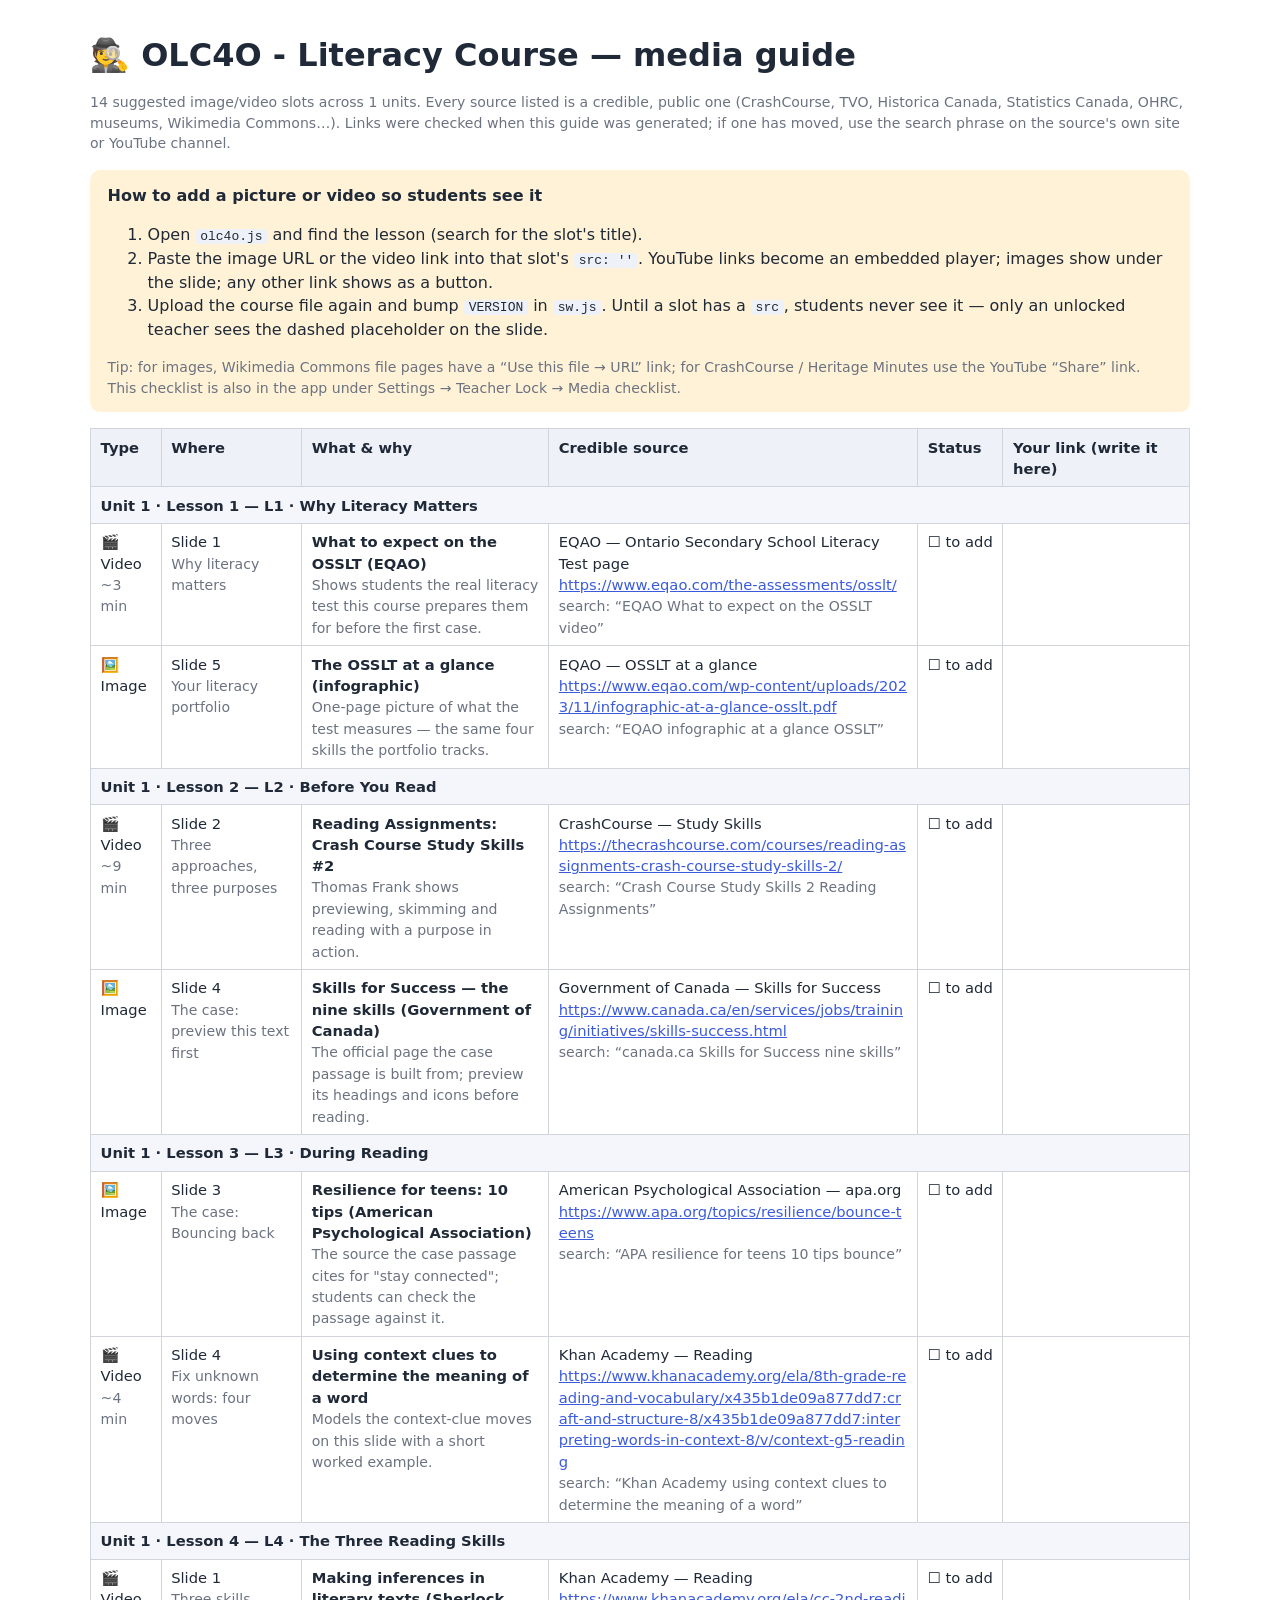
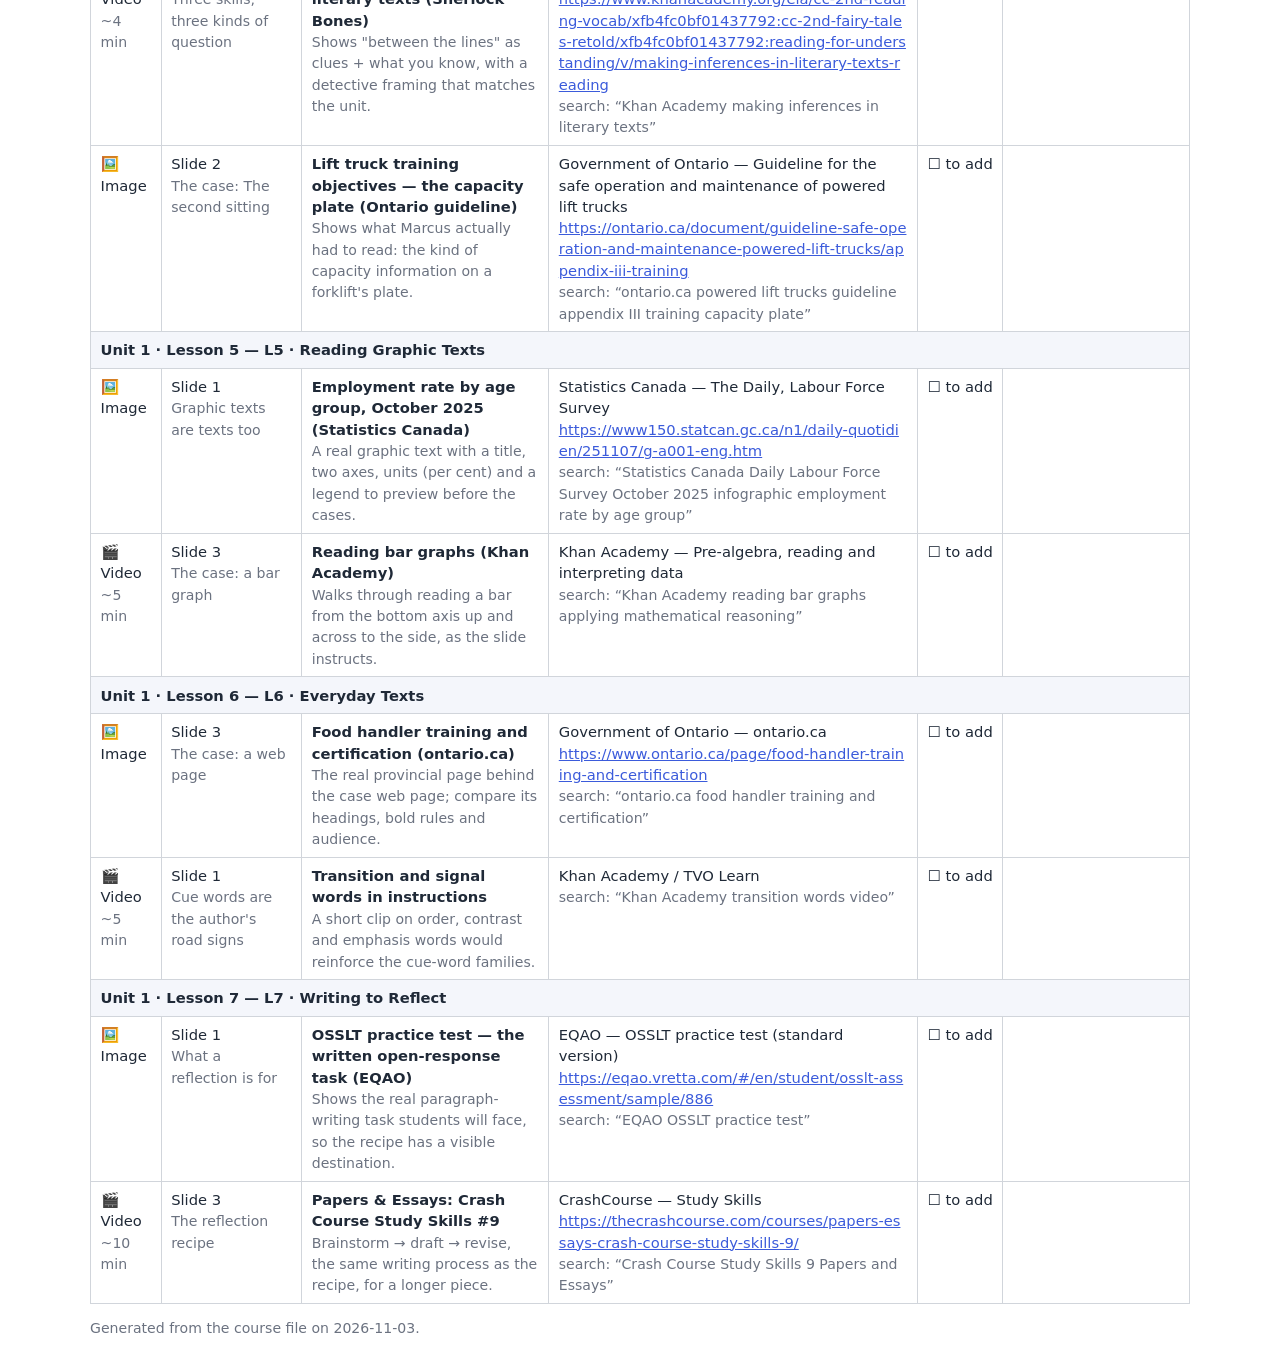
<file: media-guide-olc4o.html>
<!DOCTYPE html><html lang="en"><head><meta charset="utf-8"><meta name="viewport" content="width=device-width,initial-scale=1"><title>Media guide · OLC4O Literacy</title>
<style>body{font-family:system-ui,-apple-system,'Segoe UI',sans-serif;margin:2rem auto;max-width:1100px;padding:0 1rem;color:#1f2937;line-height:1.45}h1{margin-bottom:.25rem}.muted{color:#6b7280;font-size:.88rem}table{border-collapse:collapse;width:100%;margin-top:1rem;font-size:.92rem}th,td{border:1px solid #d1d5db;padding:.45rem .6rem;vertical-align:top;text-align:left}th{background:#eef1f8}tr.lesson td{background:#f4f6fb}td.status{white-space:nowrap}td.paste{min-width:160px;font-family:ui-monospace,monospace;font-size:.8rem;word-break:break-all}a{color:#3b5bdb;word-break:break-all}.how{background:#fff2d6;border-radius:10px;padding:.9rem 1.1rem;margin:1rem 0}code{background:#eef1f8;padding:0 .3rem;border-radius:4px}@media print{.how{break-inside:avoid}a{text-decoration:none}}</style></head><body>
<h1>🕵️ OLC4O - Literacy Course — media guide</h1>
<p class="muted">14 suggested image/video slots across 1 units. Every source listed is a credible, public one (CrashCourse, TVO, Historica Canada, Statistics Canada, OHRC, museums, Wikimedia Commons…). Links were checked when this guide was generated; if one has moved, use the search phrase on the source's own site or YouTube channel.</p>
<div class="how"><strong>How to add a picture or video so students see it</strong><ol>
<li>Open <code>olc4o.js</code> and find the lesson (search for the slot's title).</li>
<li>Paste the image URL or the video link into that slot's <code>src: ''</code>. YouTube links become an embedded player; images show under the slide; any other link shows as a button.</li>
<li>Upload the course file again and bump <code>VERSION</code> in <code>sw.js</code>. Until a slot has a <code>src</code>, students never see it — only an unlocked teacher sees the dashed placeholder on the slide.</li></ol>
<p class="muted" style="margin:0">Tip: for images, Wikimedia Commons file pages have a “Use this file → URL” link; for CrashCourse / Heritage Minutes use the YouTube “Share” link. This checklist is also in the app under Settings → Teacher Lock → Media checklist.</p></div>
<table><thead><tr><th>Type</th><th>Where</th><th>What &amp; why</th><th>Credible source</th><th>Status</th><th>Your link (write it here)</th></tr></thead><tbody><tr class="lesson"><td colspan="6"><strong>Unit 1 · Lesson 1 — L1 · Why Literacy Matters</strong></td></tr><tr><td>🎬 Video<br><span class="muted">~3 min</span></td><td>Slide 1<br><span class="muted">Why literacy matters</span></td><td><strong>What to expect on the OSSLT (EQAO)</strong><br><span class="muted">Shows students the real literacy test this course prepares them for before the first case.</span></td><td>EQAO — Ontario Secondary School Literacy Test page<br><a href="https://www.eqao.com/the-assessments/osslt/">https://www.eqao.com/the-assessments/osslt/</a><br><span class="muted">search: “EQAO What to expect on the OSSLT video”</span></td><td class="status">☐ to add</td><td class="paste">&nbsp;</td></tr><tr><td>🖼️ Image</td><td>Slide 5<br><span class="muted">Your literacy portfolio</span></td><td><strong>The OSSLT at a glance (infographic)</strong><br><span class="muted">One-page picture of what the test measures — the same four skills the portfolio tracks.</span></td><td>EQAO — OSSLT at a glance<br><a href="https://www.eqao.com/wp-content/uploads/2023/11/infographic-at-a-glance-osslt.pdf">https://www.eqao.com/wp-content/uploads/2023/11/infographic-at-a-glance-osslt.pdf</a><br><span class="muted">search: “EQAO infographic at a glance OSSLT”</span></td><td class="status">☐ to add</td><td class="paste">&nbsp;</td></tr><tr class="lesson"><td colspan="6"><strong>Unit 1 · Lesson 2 — L2 · Before You Read</strong></td></tr><tr><td>🎬 Video<br><span class="muted">~9 min</span></td><td>Slide 2<br><span class="muted">Three approaches, three purposes</span></td><td><strong>Reading Assignments: Crash Course Study Skills #2</strong><br><span class="muted">Thomas Frank shows previewing, skimming and reading with a purpose in action.</span></td><td>CrashCourse — Study Skills<br><a href="https://thecrashcourse.com/courses/reading-assignments-crash-course-study-skills-2/">https://thecrashcourse.com/courses/reading-assignments-crash-course-study-skills-2/</a><br><span class="muted">search: “Crash Course Study Skills 2 Reading Assignments”</span></td><td class="status">☐ to add</td><td class="paste">&nbsp;</td></tr><tr><td>🖼️ Image</td><td>Slide 4<br><span class="muted">The case: preview this text first</span></td><td><strong>Skills for Success — the nine skills (Government of Canada)</strong><br><span class="muted">The official page the case passage is built from; preview its headings and icons before reading.</span></td><td>Government of Canada — Skills for Success<br><a href="https://www.canada.ca/en/services/jobs/training/initiatives/skills-success.html">https://www.canada.ca/en/services/jobs/training/initiatives/skills-success.html</a><br><span class="muted">search: “canada.ca Skills for Success nine skills”</span></td><td class="status">☐ to add</td><td class="paste">&nbsp;</td></tr><tr class="lesson"><td colspan="6"><strong>Unit 1 · Lesson 3 — L3 · During Reading</strong></td></tr><tr><td>🖼️ Image</td><td>Slide 3<br><span class="muted">The case: Bouncing back</span></td><td><strong>Resilience for teens: 10 tips (American Psychological Association)</strong><br><span class="muted">The source the case passage cites for &quot;stay connected&quot;; students can check the passage against it.</span></td><td>American Psychological Association — apa.org<br><a href="https://www.apa.org/topics/resilience/bounce-teens">https://www.apa.org/topics/resilience/bounce-teens</a><br><span class="muted">search: “APA resilience for teens 10 tips bounce”</span></td><td class="status">☐ to add</td><td class="paste">&nbsp;</td></tr><tr><td>🎬 Video<br><span class="muted">~4 min</span></td><td>Slide 4<br><span class="muted">Fix unknown words: four moves</span></td><td><strong>Using context clues to determine the meaning of a word</strong><br><span class="muted">Models the context-clue moves on this slide with a short worked example.</span></td><td>Khan Academy — Reading<br><a href="https://www.khanacademy.org/ela/8th-grade-reading-and-vocabulary/x435b1de09a877dd7:craft-and-structure-8/x435b1de09a877dd7:interpreting-words-in-context-8/v/context-g5-reading">https://www.khanacademy.org/ela/8th-grade-reading-and-vocabulary/x435b1de09a877dd7:craft-and-structure-8/x435b1de09a877dd7:interpreting-words-in-context-8/v/context-g5-reading</a><br><span class="muted">search: “Khan Academy using context clues to determine the meaning of a word”</span></td><td class="status">☐ to add</td><td class="paste">&nbsp;</td></tr><tr class="lesson"><td colspan="6"><strong>Unit 1 · Lesson 4 — L4 · The Three Reading Skills</strong></td></tr><tr><td>🎬 Video<br><span class="muted">~4 min</span></td><td>Slide 1<br><span class="muted">Three skills, three kinds of question</span></td><td><strong>Making inferences in literary texts (Sherlock Bones)</strong><br><span class="muted">Shows &quot;between the lines&quot; as clues + what you know, with a detective framing that matches the unit.</span></td><td>Khan Academy — Reading<br><a href="https://www.khanacademy.org/ela/cc-2nd-reading-vocab/xfb4fc0bf01437792:cc-2nd-fairy-tales-retold/xfb4fc0bf01437792:reading-for-understanding/v/making-inferences-in-literary-texts-reading">https://www.khanacademy.org/ela/cc-2nd-reading-vocab/xfb4fc0bf01437792:cc-2nd-fairy-tales-retold/xfb4fc0bf01437792:reading-for-understanding/v/making-inferences-in-literary-texts-reading</a><br><span class="muted">search: “Khan Academy making inferences in literary texts”</span></td><td class="status">☐ to add</td><td class="paste">&nbsp;</td></tr><tr><td>🖼️ Image</td><td>Slide 2<br><span class="muted">The case: The second sitting</span></td><td><strong>Lift truck training objectives — the capacity plate (Ontario guideline)</strong><br><span class="muted">Shows what Marcus actually had to read: the kind of capacity information on a forklift's plate.</span></td><td>Government of Ontario — Guideline for the safe operation and maintenance of powered lift trucks<br><a href="https://ontario.ca/document/guideline-safe-operation-and-maintenance-powered-lift-trucks/appendix-iii-training">https://ontario.ca/document/guideline-safe-operation-and-maintenance-powered-lift-trucks/appendix-iii-training</a><br><span class="muted">search: “ontario.ca powered lift trucks guideline appendix III training capacity plate”</span></td><td class="status">☐ to add</td><td class="paste">&nbsp;</td></tr><tr class="lesson"><td colspan="6"><strong>Unit 1 · Lesson 5 — L5 · Reading Graphic Texts</strong></td></tr><tr><td>🖼️ Image</td><td>Slide 1<br><span class="muted">Graphic texts are texts too</span></td><td><strong>Employment rate by age group, October 2025 (Statistics Canada)</strong><br><span class="muted">A real graphic text with a title, two axes, units (per cent) and a legend to preview before the cases.</span></td><td>Statistics Canada — The Daily, Labour Force Survey<br><a href="https://www150.statcan.gc.ca/n1/daily-quotidien/251107/g-a001-eng.htm">https://www150.statcan.gc.ca/n1/daily-quotidien/251107/g-a001-eng.htm</a><br><span class="muted">search: “Statistics Canada Daily Labour Force Survey October 2025 infographic employment rate by age group”</span></td><td class="status">☐ to add</td><td class="paste">&nbsp;</td></tr><tr><td>🎬 Video<br><span class="muted">~5 min</span></td><td>Slide 3<br><span class="muted">The case: a bar graph</span></td><td><strong>Reading bar graphs (Khan Academy)</strong><br><span class="muted">Walks through reading a bar from the bottom axis up and across to the side, as the slide instructs.</span></td><td>Khan Academy — Pre-algebra, reading and interpreting data<br><span class="muted">search: “Khan Academy reading bar graphs applying mathematical reasoning”</span></td><td class="status">☐ to add</td><td class="paste">&nbsp;</td></tr><tr class="lesson"><td colspan="6"><strong>Unit 1 · Lesson 6 — L6 · Everyday Texts</strong></td></tr><tr><td>🖼️ Image</td><td>Slide 3<br><span class="muted">The case: a web page</span></td><td><strong>Food handler training and certification (ontario.ca)</strong><br><span class="muted">The real provincial page behind the case web page; compare its headings, bold rules and audience.</span></td><td>Government of Ontario — ontario.ca<br><a href="https://www.ontario.ca/page/food-handler-training-and-certification">https://www.ontario.ca/page/food-handler-training-and-certification</a><br><span class="muted">search: “ontario.ca food handler training and certification”</span></td><td class="status">☐ to add</td><td class="paste">&nbsp;</td></tr><tr><td>🎬 Video<br><span class="muted">~5 min</span></td><td>Slide 1<br><span class="muted">Cue words are the author's road signs</span></td><td><strong>Transition and signal words in instructions</strong><br><span class="muted">A short clip on order, contrast and emphasis words would reinforce the cue-word families.</span></td><td>Khan Academy / TVO Learn<br><span class="muted">search: “Khan Academy transition words video”</span></td><td class="status">☐ to add</td><td class="paste">&nbsp;</td></tr><tr class="lesson"><td colspan="6"><strong>Unit 1 · Lesson 7 — L7 · Writing to Reflect</strong></td></tr><tr><td>🖼️ Image</td><td>Slide 1<br><span class="muted">What a reflection is for</span></td><td><strong>OSSLT practice test — the written open-response task (EQAO)</strong><br><span class="muted">Shows the real paragraph-writing task students will face, so the recipe has a visible destination.</span></td><td>EQAO — OSSLT practice test (standard version)<br><a href="https://eqao.vretta.com/#/en/student/osslt-assessment/sample/886">https://eqao.vretta.com/#/en/student/osslt-assessment/sample/886</a><br><span class="muted">search: “EQAO OSSLT practice test”</span></td><td class="status">☐ to add</td><td class="paste">&nbsp;</td></tr><tr><td>🎬 Video<br><span class="muted">~10 min</span></td><td>Slide 3<br><span class="muted">The reflection recipe</span></td><td><strong>Papers &amp; Essays: Crash Course Study Skills #9</strong><br><span class="muted">Brainstorm → draft → revise, the same writing process as the recipe, for a longer piece.</span></td><td>CrashCourse — Study Skills<br><a href="https://thecrashcourse.com/courses/papers-essays-crash-course-study-skills-9/">https://thecrashcourse.com/courses/papers-essays-crash-course-study-skills-9/</a><br><span class="muted">search: “Crash Course Study Skills 9 Papers and Essays”</span></td><td class="status">☐ to add</td><td class="paste">&nbsp;</td></tr></tbody></table>
<p class="muted">Generated from the course file on 2026-11-03.</p></body></html>
</file>
